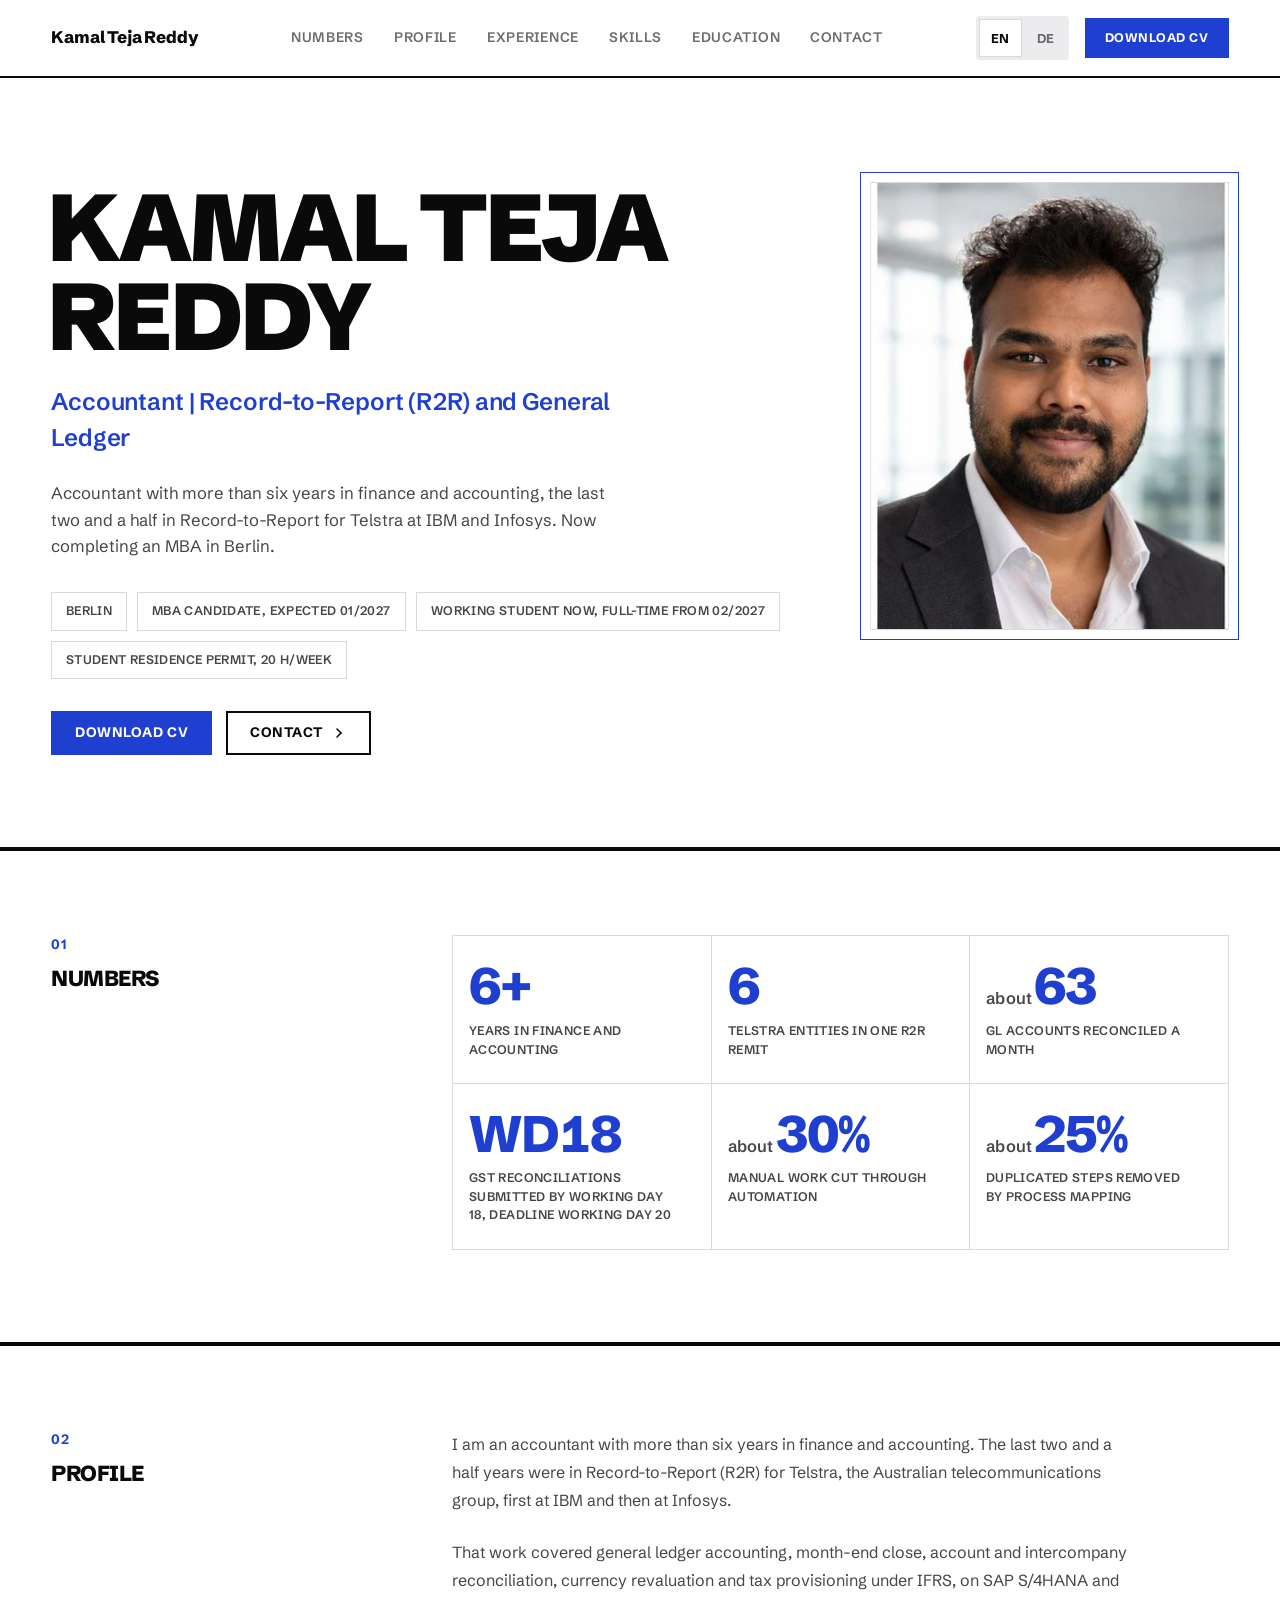
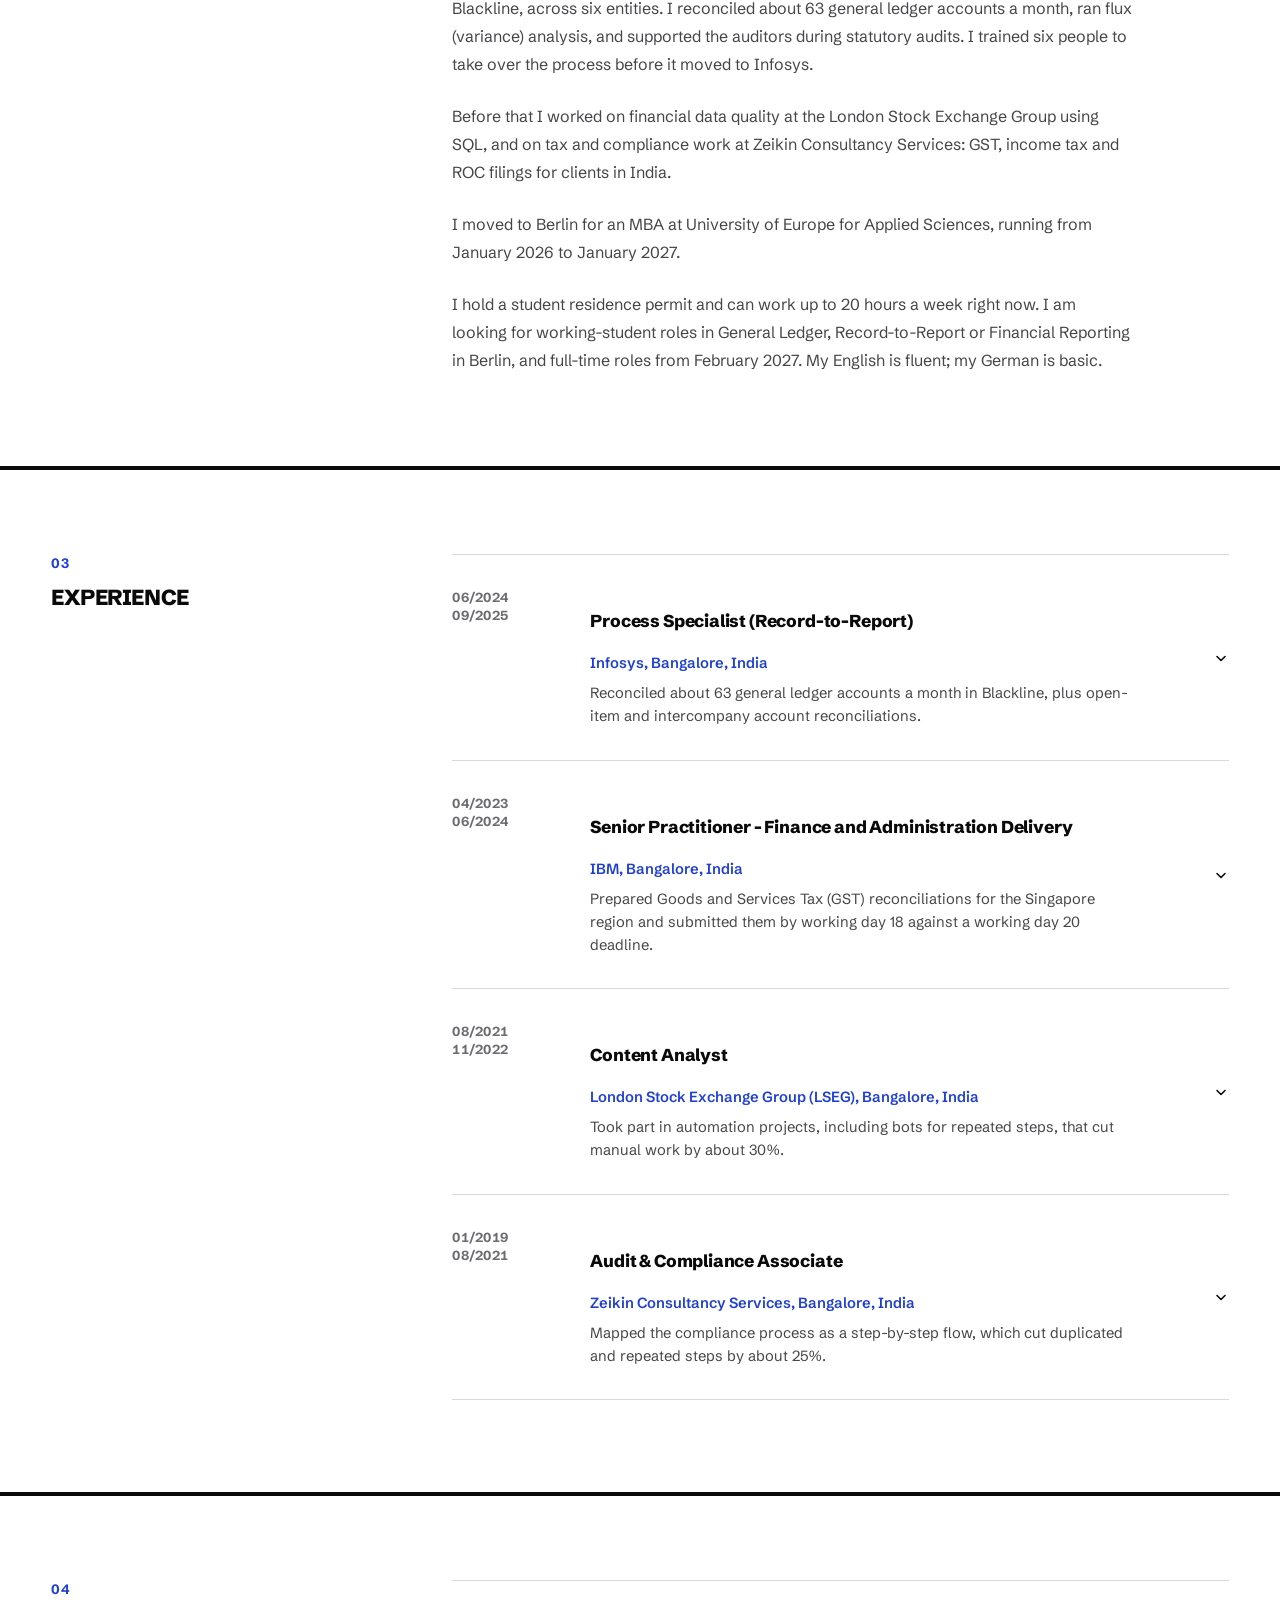
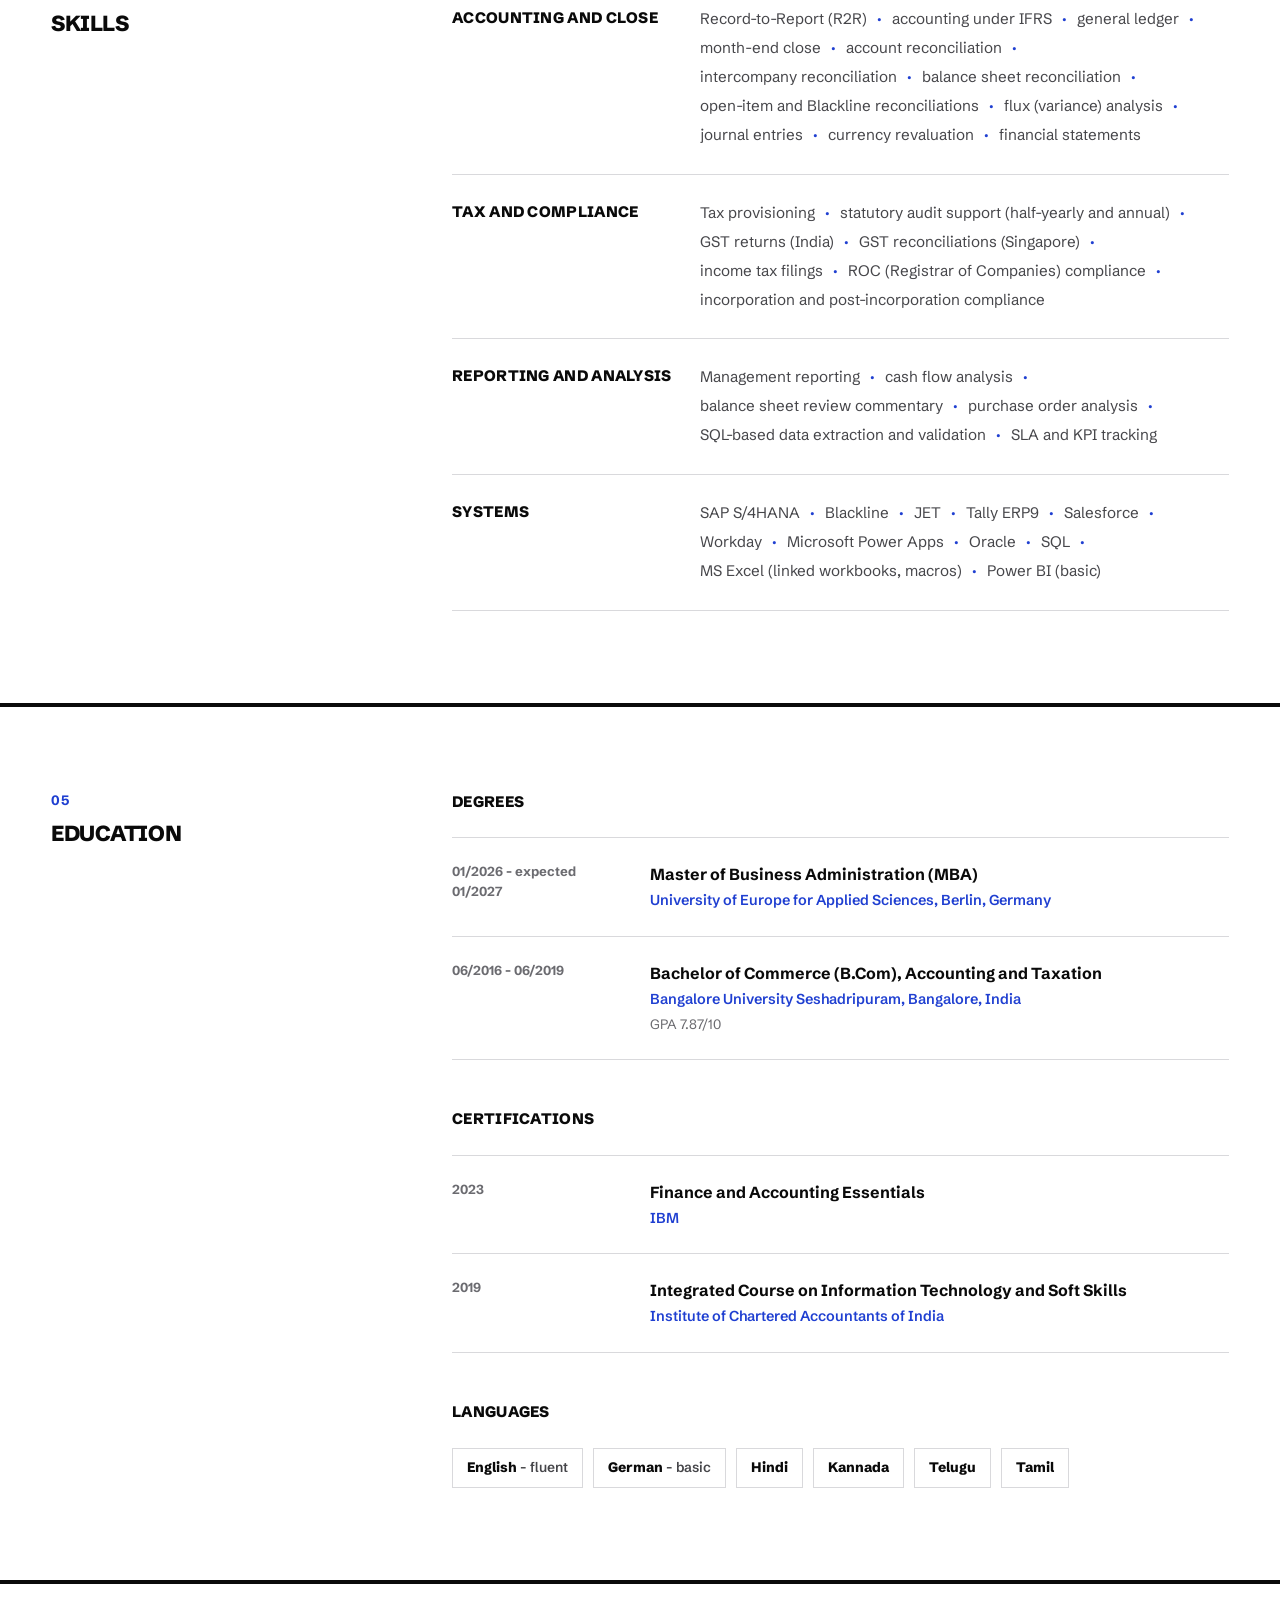
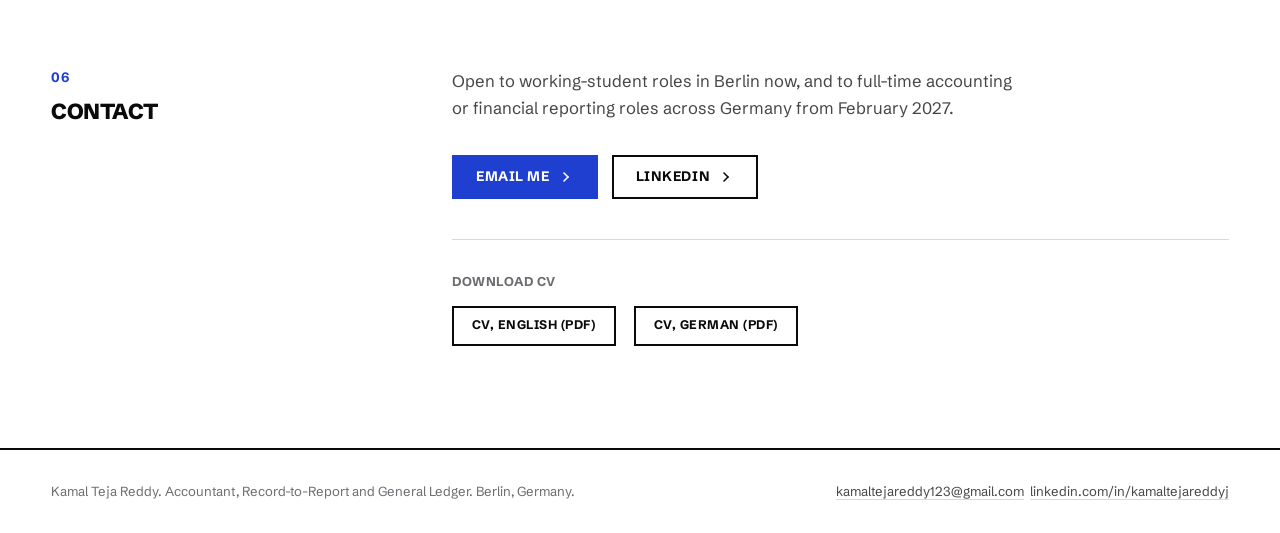
<file: index.html>
<!doctype html>
<html lang="en">
<head>
<meta charset="utf-8">
<meta name="viewport" content="width=device-width, initial-scale=1">
<title>Kamal Teja Reddy | Accountant, Record-to-Report and General Ledger</title>
<meta name="description" content="Portfolio of Kamal Teja Reddy, accountant with more than six years in finance and accounting, the last two and a half in Record-to-Report for Telstra at IBM and Infosys. Currently completing an MBA in Berlin.">
<meta name="robots" content="index,follow">
<meta name="theme-color" content="#ffffff">
<!-- Canonical is a placeholder: replace with the real deployed URL before going live (see README). -->
<link rel="canonical" href="https://example.com/kamal-teja-reddy/">

<link rel="icon" href="assets/favicon.svg" type="image/svg+xml">

<meta property="og:type" content="profile">
<meta property="og:site_name" content="Kamal Teja Reddy">
<meta property="og:title" content="Kamal Teja Reddy | Accountant, Record-to-Report and General Ledger">
<meta property="og:description" content="Accountant with more than six years in finance and accounting, the last two and a half in Record-to-Report for Telstra at IBM and Infosys. Now completing an MBA in Berlin.">
<meta property="og:image" content="assets/og-image.jpg">
<meta property="og:image:width" content="1200">
<meta property="og:image:height" content="630">
<meta property="og:locale" content="en_GB">
<meta property="og:locale:alternate" content="de_DE">
<meta name="twitter:card" content="summary_large_image">
<meta name="twitter:title" content="Kamal Teja Reddy | Accountant, Record-to-Report and General Ledger">
<meta name="twitter:description" content="Accountant with more than six years in finance and accounting, the last two and a half in Record-to-Report for Telstra at IBM and Infosys. Now completing an MBA in Berlin.">
<meta name="twitter:image" content="assets/og-image.jpg">

<link rel="preconnect" href="https://fonts.googleapis.com">
<link rel="preconnect" href="https://fonts.gstatic.com" crossorigin>
<link href="https://fonts.googleapis.com/css2?family=Schibsted+Grotesk:wght@400;500;600;700;800;900&display=swap" rel="stylesheet">
<link rel="stylesheet" href="assets/site.css">

<script type="application/ld+json">
{
  "@context": "https://schema.org",
  "@type": "Person",
  "name": "Kamal Teja Reddy",
  "jobTitle": "Accountant",
  "address": { "@type": "PostalAddress", "addressLocality": "Berlin", "addressCountry": "DE" },
  "alumniOf": [
    { "@type": "CollegeOrUniversity", "name": "University of Europe for Applied Sciences" },
    { "@type": "CollegeOrUniversity", "name": "Bangalore University Seshadripuram" }
  ],
  "sameAs": ["https://www.linkedin.com/in/kamaltejareddyj/"]
}
</script>

<script>
/* Resolve language before first paint: localStorage choice, else German if
   the browser is German, else English. Kept tiny and inline so there is no
   flash of the wrong language. Wrapped in try/catch per the no-JS-safe
   design: if anything here throws, the page still renders correctly in
   English because that is what the raw HTML already shows. */
(function () {
  try {
    var saved = null;
    try { saved = localStorage.getItem('teja-lang'); } catch (e) {}
    var lang = saved || ((navigator.language || '').toLowerCase().indexOf('de') === 0 ? 'de' : 'en');
    if (lang === 'de') {
      document.documentElement.setAttribute('lang', 'de');
      document.documentElement.setAttribute('data-lang-active', 'de');
      document.title = 'Kamal Teja Reddy | Accountant, Hauptbuchhaltung und Record-to-Report';
      var m = document.querySelector('meta[name="description"]');
      if (m) { m.setAttribute('content', 'Portfolio von Kamal Teja Reddy, Finanzbuchhalter mit mehr als sechs Jahren Erfahrung im Finanz- und Rechnungswesen, davon zweieinhalb Jahre im Record-to-Report für Telstra bei IBM und Infosys. Derzeit MBA-Studium in Berlin.'); }
    }
  } catch (e) {}
})();
</script>
</head>
<body>
<a class="skip-link" href="#main"><span data-lang="en">Skip to main content</span><span data-lang="de">Zum Hauptinhalt springen</span></a>

<div class="progress-rule" aria-hidden="true"></div>

<header class="site-header">
  <div class="header-inner">
    <a class="brand" href="#top">Kamal Teja Reddy</a>

    <nav class="site-nav" aria-label="Primary">
      <ul>
        <li><a href="#numbers"><span class="i18n t-text-swap" data-lang="en">Numbers</span><span class="i18n t-text-swap" data-lang="de">Zahlen</span></a></li>
        <li><a href="#profile"><span class="i18n t-text-swap" data-lang="en">Profile</span><span class="i18n t-text-swap" data-lang="de">Profil</span></a></li>
        <li><a href="#experience"><span class="i18n t-text-swap" data-lang="en">Experience</span><span class="i18n t-text-swap" data-lang="de">Berufserfahrung</span></a></li>
        <li><a href="#skills"><span class="i18n t-text-swap" data-lang="en">Skills</span><span class="i18n t-text-swap" data-lang="de">Kenntnisse</span></a></li>
        <li><a href="#education"><span class="i18n t-text-swap" data-lang="en">Education</span><span class="i18n t-text-swap" data-lang="de">Ausbildung</span></a></li>
        <li><a href="#contact"><span class="i18n t-text-swap" data-lang="en">Contact</span><span class="i18n t-text-swap" data-lang="de">Kontakt</span></a></li>
      </ul>
      <span class="nav-indicator" aria-hidden="true"></span>
    </nav>

    <div class="header-actions">
      <div class="lang-switch desktop-only" role="group" aria-label="Language">
        <span class="lang-pill" aria-hidden="true"></span>
        <button type="button" class="lang-option" data-set-lang="en" aria-pressed="true">EN</button>
        <button type="button" class="lang-option" data-set-lang="de" aria-pressed="false">DE</button>
      </div>
      <a class="btn btn-primary btn-small js-cv-link" href="cv/Kamal-Teja-Reddy_CV_EN_web.pdf" download="Kamal-Teja-Reddy_CV_EN.pdf" data-cv-en="cv/Kamal-Teja-Reddy_CV_EN_web.pdf" data-cv-en-name="Kamal-Teja-Reddy_CV_EN.pdf" data-cv-de="cv/Kamal-Teja-Reddy_Lebenslauf_DE_web.pdf" data-cv-de-name="Kamal-Teja-Reddy_Lebenslauf_DE.pdf">
        <span class="i18n t-text-swap" data-lang="en">Download CV</span><span class="i18n t-text-swap" data-lang="de">Lebenslauf</span>
      </a>
      <button class="nav-toggle" type="button" aria-expanded="false" aria-controls="site-nav-mobile">
        <span class="i18n t-text-swap" data-lang="en">Menu</span><span class="i18n t-text-swap" data-lang="de">Menü</span>
      </button>
    </div>
  </div>
  <nav id="site-nav-mobile" class="site-nav-mobile" aria-label="Primary, mobile">
    <ul>
      <li><a href="#numbers"><span class="i18n t-text-swap" data-lang="en">Numbers</span><span class="i18n t-text-swap" data-lang="de">Zahlen</span></a></li>
      <li><a href="#profile"><span class="i18n t-text-swap" data-lang="en">Profile</span><span class="i18n t-text-swap" data-lang="de">Profil</span></a></li>
      <li><a href="#experience"><span class="i18n t-text-swap" data-lang="en">Experience</span><span class="i18n t-text-swap" data-lang="de">Berufserfahrung</span></a></li>
      <li><a href="#skills"><span class="i18n t-text-swap" data-lang="en">Skills</span><span class="i18n t-text-swap" data-lang="de">Kenntnisse</span></a></li>
      <li><a href="#education"><span class="i18n t-text-swap" data-lang="en">Education</span><span class="i18n t-text-swap" data-lang="de">Ausbildung</span></a></li>
      <li><a href="#contact"><span class="i18n t-text-swap" data-lang="en">Contact</span><span class="i18n t-text-swap" data-lang="de">Kontakt</span></a></li>
    </ul>
    <div class="lang-switch" role="group" aria-label="Language">
      <span class="lang-pill" aria-hidden="true"></span>
      <button type="button" class="lang-option" data-set-lang="en" aria-pressed="true">EN</button>
      <button type="button" class="lang-option" data-set-lang="de" aria-pressed="false">DE</button>
    </div>
  </nav>
</header>

<main id="main">

  <section class="hero" id="top">
    <div class="wrap hero-grid">
      <div class="hero-copy t-stagger">
        <h1 class="hero-name t-stagger-line t-stagger-line--1">Kamal Teja Reddy</h1>
        <p class="hero-title t-stagger-line t-stagger-line--2">
          <span class="i18n t-text-swap" data-lang="en">Accountant | Record-to-Report (R2R) and General Ledger</span>
          <span class="i18n t-text-swap" data-lang="de">Accountant | Hauptbuchhaltung und Record-to-Report (R2R)</span>
        </p>
        <p class="hero-lede t-stagger-line t-stagger-line--3">
          <span class="i18n t-text-swap" data-lang="en">Accountant with more than six years in finance and accounting, the last two and a half in Record-to-Report for Telstra at IBM and Infosys. Now completing an MBA in Berlin.</span>
          <span class="i18n t-text-swap" data-lang="de">Finanzbuchhalter mit mehr als sechs Jahren Erfahrung im Finanz- und Rechnungswesen, davon zweieinhalb Jahre im Record-to-Report für Telstra bei IBM und Infosys. Derzeit MBA-Studium in Berlin.</span>
        </p>
        <ul class="hero-chips t-stagger-line t-stagger-line--4">
          <li>Berlin</li>
          <li><span class="i18n t-text-swap" data-lang="en">MBA candidate, expected 01/2027</span><span class="i18n t-text-swap" data-lang="de">MBA, voraussichtlich 01/2027</span></li>
          <li><span class="i18n t-text-swap" data-lang="en">Working student now, full-time from 02/2027</span><span class="i18n t-text-swap" data-lang="de">Werkstudent ab sofort, Vollzeit ab 02/2027</span></li>
          <li><span class="i18n t-text-swap" data-lang="en">Student residence permit, 20 h/week</span><span class="i18n t-text-swap" data-lang="de">Aufenthaltstitel: Studium, 20 Std./Woche</span></li>
        </ul>
        <div class="hero-actions t-stagger-line t-stagger-line--5">
          <a class="btn btn-primary js-cv-link" href="cv/Kamal-Teja-Reddy_CV_EN_web.pdf" download="Kamal-Teja-Reddy_CV_EN.pdf" data-cv-en="cv/Kamal-Teja-Reddy_CV_EN_web.pdf" data-cv-en-name="Kamal-Teja-Reddy_CV_EN.pdf" data-cv-de="cv/Kamal-Teja-Reddy_Lebenslauf_DE_web.pdf" data-cv-de-name="Kamal-Teja-Reddy_Lebenslauf_DE.pdf">
            <span class="i18n t-text-swap" data-lang="en">Download CV</span><span class="i18n t-text-swap" data-lang="de">Lebenslauf</span>
          </a>
          <a class="btn btn-outline t-learn" href="#contact">
            <span class="i18n t-text-swap" data-lang="en">Contact</span><span class="i18n t-text-swap" data-lang="de">Kontakt</span>
            <span class="t-learn-chevron" aria-hidden="true"><svg width="16" height="16" viewBox="0 0 16 16" fill="none" stroke="currentColor" stroke-width="1.6" stroke-linecap="round"><path class="t-learn-arm t-learn-arm-top" d="M6 4L10 8"/><path class="t-learn-arm t-learn-arm-bot" d="M10 8L6 12"/></svg></span>
          </a>
        </div>
      </div>
      <div class="hero-portrait">
        <div class="portrait-frame">
          <object class="portrait-photo" type="image/jpeg" data="assets/portrait.jpg" aria-label="Portrait of Kamal Teja Reddy" width="1200" height="1500">
            <div class="portrait-placeholder">
              <span class="portrait-placeholder-mono" aria-hidden="true">KT</span>
            </div>
          </object>
        </div>
      </div>
    </div>
  </section>

  <section class="section" id="numbers" aria-labelledby="numbers-heading">
    <span class="section-rule" aria-hidden="true"></span>
    <div class="wrap section-grid">
      <div class="section-label t-reveal">
        <span class="section-index">01</span>
        <h2 id="numbers-heading"><span class="i18n t-text-swap" data-lang="en">Numbers</span><span class="i18n t-text-swap" data-lang="de">Zahlen</span></h2>
      </div>
      <div class="section-content">
        <ul class="numbers-grid">
          <li class="t-sec-item t-sec-item--1">
            <span class="num"><span class="t-digit-group"><span class="t-digit" data-stagger="1">6</span><span class="t-digit" data-stagger="2">+</span></span></span>
            <span class="cap t-num-fade"><span class="i18n t-text-swap" data-lang="en">Years in finance and accounting</span><span class="i18n t-text-swap" data-lang="de">Jahre in Finanz- und Rechnungswesen</span></span>
          </li>
          <li class="t-sec-item t-sec-item--2">
            <span class="num"><span class="t-digit-group"><span class="t-digit" data-stagger="2">6</span></span></span>
            <span class="cap t-num-fade"><span class="i18n t-text-swap" data-lang="en">Telstra entities in one R2R remit</span><span class="i18n t-text-swap" data-lang="de">Telstra-Gesellschaften in einem R2R-Mandat</span></span>
          </li>
          <li class="t-sec-item t-sec-item--3">
            <span class="num"><span class="num-prefix t-num-fade" data-lang="en">about</span><span class="num-prefix t-num-fade" data-lang="de">rund</span><span class="t-digit-group"><span class="t-digit" data-stagger="1">6</span><span class="t-digit" data-stagger="2">3</span></span></span>
            <span class="cap t-num-fade"><span class="i18n t-text-swap" data-lang="en">GL accounts reconciled a month</span><span class="i18n t-text-swap" data-lang="de">Hauptbuchkonten monatlich abgestimmt</span></span>
          </li>
          <li class="t-sec-item t-sec-item--4">
            <span class="num"><span class="t-digit-group"><span class="t-digit">W</span><span class="t-digit">D</span><span class="t-digit" data-stagger="1">1</span><span class="t-digit" data-stagger="2">8</span></span></span>
            <span class="cap t-num-fade"><span class="i18n t-text-swap" data-lang="en">GST reconciliations submitted by working day 18, deadline working day 20</span><span class="i18n t-text-swap" data-lang="de">GST-Abstimmungen eingereicht bis Arbeitstag 18, Frist Arbeitstag 20</span></span>
          </li>
          <li class="t-sec-item t-sec-item--5">
            <span class="num"><span class="num-prefix t-num-fade" data-lang="en">about</span><span class="num-prefix t-num-fade" data-lang="de">rund</span><span class="t-digit-group t-digit-group--pct"><span class="t-digit">3</span><span class="t-digit" data-stagger="1">0</span><span class="t-digit" data-stagger="2">%</span></span></span>
            <span class="cap t-num-fade"><span class="i18n t-text-swap" data-lang="en">Manual work cut through automation</span><span class="i18n t-text-swap" data-lang="de">Manueller Aufwand durch Automatisierung reduziert</span></span>
          </li>
          <li class="t-sec-item t-sec-item--6">
            <span class="num"><span class="num-prefix t-num-fade" data-lang="en">about</span><span class="num-prefix t-num-fade" data-lang="de">rund</span><span class="t-digit-group t-digit-group--pct"><span class="t-digit">2</span><span class="t-digit" data-stagger="1">5</span><span class="t-digit" data-stagger="2">%</span></span></span>
            <span class="cap t-num-fade"><span class="i18n t-text-swap" data-lang="en">Duplicated steps removed by process mapping</span><span class="i18n t-text-swap" data-lang="de">Doppelte Schritte durch Prozessmapping entfernt</span></span>
          </li>
        </ul>
      </div>
    </div>
  </section>

  <section class="section" id="profile" aria-labelledby="profile-heading">
    <span class="section-rule" aria-hidden="true"></span>
    <div class="wrap section-grid">
      <div class="section-label t-reveal">
        <span class="section-index">02</span>
        <h2 id="profile-heading"><span class="i18n t-text-swap" data-lang="en">Profile</span><span class="i18n t-text-swap" data-lang="de">Profil</span></h2>
      </div>
      <div class="section-content profile-text">
        <p class="t-sec-item t-sec-item--1"><span class="i18n t-text-swap t-text-swap-block" data-lang="en">I am an accountant with more than six years in finance and accounting. The last two and a half years were in Record-to-Report (R2R) for Telstra, the Australian telecommunications group, first at IBM and then at Infosys.</span><span class="i18n t-text-swap t-text-swap-block" data-lang="de">Ich bin Finanzbuchhalter mit mehr als sechs Jahren Erfahrung im Finanz- und Rechnungswesen, davon die letzten zweieinhalb Jahre im <span lang="en">Record-to-Report (R2R)</span> für Telstra, den australischen Telekommunikationskonzern, zunächst bei IBM und anschließend bei Infosys.</span></p>
        <p class="t-sec-item t-sec-item--2"><span class="i18n t-text-swap t-text-swap-block" data-lang="en">That work covered general ledger accounting, month-end close, account and intercompany reconciliation, currency revaluation and tax provisioning under IFRS, on SAP S/4HANA and Blackline, across six entities. I reconciled about 63 general ledger accounts a month, ran flux (variance) analysis, and supported the auditors during statutory audits. I trained six people to take over the process before it moved to Infosys.</span><span class="i18n t-text-swap t-text-swap-block" data-lang="de">Dabei habe ich mit Hauptbuch, Monatsabschluss, Konten- und Intercompany-Abstimmung, Fremdwährungsbewertung und Steuerrückstellungen nach <span lang="en">IFRS</span> gearbeitet, auf <span lang="en">SAP S/4HANA</span> und <span lang="en">Blackline</span>, für sechs Telstra-Gesellschaften. Ich habe rund 63 Hauptbuchkonten im Monat abgestimmt und die Wirtschaftsprüfer bei Abschlussprüfungen unterstützt.</span></p>
        <p class="t-sec-item t-sec-item--3"><span class="i18n t-text-swap t-text-swap-block" data-lang="en">Before that I worked on financial data quality at the London Stock Exchange Group using SQL, and on tax and compliance work at Zeikin Consultancy Services: GST, income tax and ROC filings for clients in India.</span><span class="i18n t-text-swap t-text-swap-block" data-lang="de">Davor habe ich bei der London Stock Exchange Group Finanzdaten mit <span lang="en">SQL</span> geprüft und bei Zeikin Consultancy Services Steuer- und Compliance-Aufgaben für Kunden in Indien übernommen.</span></p>
        <p class="t-sec-item t-sec-item--4"><span class="i18n t-text-swap t-text-swap-block" data-lang="en">I moved to Berlin for an MBA at University of Europe for Applied Sciences, running from January 2026 to January 2027.</span><span class="i18n t-text-swap t-text-swap-block" data-lang="de">Für ein MBA-Studium an der University of Europe for Applied Sciences bin ich nach Berlin gezogen, von Januar 2026 bis Januar 2027.</span></p>
        <p class="t-sec-item t-sec-item--5"><span class="i18n t-text-swap t-text-swap-block" data-lang="en">I hold a student residence permit and can work up to 20 hours a week right now. I am looking for working-student roles in General Ledger, Record-to-Report or Financial Reporting in Berlin, and full-time roles from February 2027. My English is fluent; my German is basic.</span><span class="i18n t-text-swap t-text-swap-block" data-lang="de">Ich habe einen Aufenthaltstitel zu Studienzwecken (bis zu 20 Stunden pro Woche) und suche Werkstudentenstellen in Hauptbuchhaltung oder Record-to-Report in Berlin, sowie Vollzeitstellen ab Februar 2027. Englisch: fließend. Deutsch: Grundkenntnisse.</span></p>
      </div>
    </div>
  </section>

  <section class="section" id="experience" aria-labelledby="experience-heading">
    <span class="section-rule" aria-hidden="true"></span>
    <div class="wrap section-grid">
      <div class="section-label t-reveal">
        <span class="section-index">03</span>
        <h2 id="experience-heading"><span class="i18n t-text-swap" data-lang="en">Experience</span><span class="i18n t-text-swap" data-lang="de">Berufserfahrung</span></h2>
      </div>
      <div class="section-content">
        <ol class="role-list">

          <li class="t-acc t-sec-item t-sec-item--1">
            <h3 class="role-heading">
              <button class="t-acc-head" aria-expanded="false" aria-controls="panel-infosys">
                <span class="role-period"><span class="num">06/2024</span><span class="num">09/2025</span></span>
                <div class="role-main">
                  <h4>Process Specialist (Record-to-Report)</h4>
                  <p class="role-employer">Infosys, Bangalore, <span class="i18n" data-lang="en">India</span><span class="i18n" data-lang="de">Indien</span></p>
                  <p class="role-strong"><span class="i18n t-text-swap" data-lang="en">Reconciled about 63 general ledger accounts a month in Blackline, plus open-item and intercompany account reconciliations.</span><span class="i18n t-text-swap" data-lang="de">Monatlich rund 63 Hauptbuchkonten in Blackline abgestimmt, dazu offene Posten und Intercompany-Konten.</span></p>
                </div>
                <span class="t-acc-chevron" aria-hidden="true"><svg width="16" height="16" viewBox="0 0 16 16" fill="none" stroke="currentColor" stroke-width="1.6" stroke-linecap="round" stroke-linejoin="round"><path d="M4 6.5L8 10.5L12 6.5"/></svg></span>
              </button>
            </h3>
            <div class="t-acc-panel" id="panel-infosys" role="region" aria-label="Process Specialist, Infosys, detail">
              <div class="t-acc-panel-inner"><div class="t-acc-panel-inner-pad">
                <p class="role-context"><span class="i18n t-text-swap" data-lang="en">Client account: Telstra (Australian telecommunications group). Record-to-Report process after the account moved from IBM.</span><span class="i18n t-text-swap" data-lang="de">Kunde: Telstra (australischer Telekommunikationskonzern), Record-to-Report nach Projektübernahme von IBM.</span></p>
                <ul class="role-bullets">
                  <li><span class="i18n t-text-swap" data-lang="en">Managed the Record-to-Report process for six Telstra entities within its SLA and compliance requirements.</span><span class="i18n t-text-swap" data-lang="de">Steuerung des R2R-Prozesses für sechs Telstra-Gesellschaften gemäß SLA- und Compliance-Vorgaben.</span></li>
                  <li><span class="i18n t-text-swap" data-lang="en">Reconciled about 63 general ledger accounts a month in Blackline, plus open-item and intercompany account reconciliations.</span><span class="i18n t-text-swap" data-lang="de">Monatlich rund 63 Hauptbuchkonten in Blackline abgestimmt, dazu offene Posten und Intercompany-Konten.</span></li>
                  <li><span class="i18n t-text-swap" data-lang="en">Computed tax and booked the tax provisions in line with statutory requirements.</span><span class="i18n t-text-swap" data-lang="de">Steuern berechnet, Steuerrückstellungen gemäß gesetzlichen Vorgaben gebucht.</span></li>
                  <li><span class="i18n t-text-swap" data-lang="en">Wrote balance sheet review commentary and cash flow analysis for management reporting.</span><span class="i18n t-text-swap" data-lang="de">Erstellung von Bilanzkommentaren und Cashflow-Analysen für das Management-Reporting.</span></li>
                  <li><span class="i18n t-text-swap" data-lang="en">Supported the auditors during half-yearly and annual statutory audits.</span><span class="i18n t-text-swap" data-lang="de">Unterstützung der Wirtschaftsprüfer bei Halbjahres- und Jahresabschlussprüfungen.</span></li>
                  <li><span class="i18n t-text-swap" data-lang="en">Received the Individual Extra Miler Award.</span><span class="i18n t-text-swap" data-lang="de">Auszeichnung mit dem Individual Extra Miler Award.</span></li>
                </ul>
              </div></div>
            </div>
          </li>

          <li class="t-acc t-sec-item t-sec-item--2">
            <h3 class="role-heading">
              <button class="t-acc-head" aria-expanded="false" aria-controls="panel-ibm">
                <span class="role-period"><span class="num">04/2023</span><span class="num">06/2024</span></span>
                <div class="role-main">
                  <h4>Senior Practitioner - Finance and Administration Delivery</h4>
                  <p class="role-employer">IBM, Bangalore, <span class="i18n" data-lang="en">India</span><span class="i18n" data-lang="de">Indien</span></p>
                  <p class="role-strong"><span class="i18n t-text-swap" data-lang="en">Prepared Goods and Services Tax (GST) reconciliations for the Singapore region and submitted them by working day 18 against a working day 20 deadline.</span><span class="i18n t-text-swap" data-lang="de">GST-Abstimmungen für die Region Singapur, Abgabe jeweils bis Arbeitstag 18 (Frist: Arbeitstag 20).</span></p>
                </div>
                <span class="t-acc-chevron" aria-hidden="true"><svg width="16" height="16" viewBox="0 0 16 16" fill="none" stroke="currentColor" stroke-width="1.6" stroke-linecap="round" stroke-linejoin="round"><path d="M4 6.5L8 10.5L12 6.5"/></svg></span>
              </button>
            </h3>
            <div class="t-acc-panel" id="panel-ibm" role="region" aria-label="Senior Practitioner, IBM, detail">
              <div class="t-acc-panel-inner"><div class="t-acc-panel-inner-pad">
                <p class="role-context"><span class="i18n t-text-swap" data-lang="en">Client account: Telstra (Australian telecommunications group), general ledger and R2R work before the account moved to Infosys.</span><span class="i18n t-text-swap" data-lang="de">Kunde: Telstra (australischer Telekommunikationskonzern), Hauptbuch und R2R bis zur Projektübergabe an Infosys.</span></p>
                <ul class="role-bullets">
                  <li><span class="i18n t-text-swap" data-lang="en">Posted journal entries in the JET tool as part of the Record-to-Report process.</span><span class="i18n t-text-swap" data-lang="de">Vorbereitung und Verbuchung von Journalbuchungen im JET-Tool als Teil des Record-to-Report-Prozesses.</span></li>
                  <li><span class="i18n t-text-swap" data-lang="en">Ran flux (variance) analysis on income statement items every month and on balance sheet items every quarter.</span><span class="i18n t-text-swap" data-lang="de">Monatliche Abweichungsanalyse (Flux-Analyse) für GuV-Positionen und quartalsweise für Bilanzpositionen.</span></li>
                  <li><span class="i18n t-text-swap" data-lang="en">Prepared Goods and Services Tax (GST, a value-added tax) reconciliations for the Singapore region and submitted them by working day 18 against a working day 20 deadline.</span><span class="i18n t-text-swap" data-lang="de">GST-Abstimmungen für die Region Singapur, Abgabe jeweils bis Arbeitstag 18 (Frist: Arbeitstag 20).</span></li>
                  <li><span class="i18n t-text-swap" data-lang="en">Scheduled currency revaluation and translation during month-end close and checked the error reports it produced.</span><span class="i18n t-text-swap" data-lang="de">Einplanung der Läufe für Fremdwährungsbewertung und Währungsumrechnung im Monatsabschluss, Prüfung der Fehlerprotokolle.</span></li>
                  <li><span class="i18n t-text-swap" data-lang="en">Reviewed leading and non-leading ledgers and fixed data mismatches between them.</span><span class="i18n t-text-swap" data-lang="de">Abgleich zwischen führendem Ledger und nicht führenden Ledgern zur Behebung von Datenabweichungen.</span></li>
                  <li><span class="i18n t-text-swap" data-lang="en">Trained six people during the handover to Infosys, covering tax, general ledger, banking, COGS, revenue and accounts payable.</span><span class="i18n t-text-swap" data-lang="de">Sechs Personen für die Übergabe eingearbeitet (Steuern, Hauptbuch, Bank, COGS, Umsatz, Kreditoren).</span></li>
                </ul>
              </div></div>
            </div>
          </li>

          <li class="t-acc t-sec-item t-sec-item--3">
            <h3 class="role-heading">
              <button class="t-acc-head" aria-expanded="false" aria-controls="panel-lseg">
                <span class="role-period"><span class="num">08/2021</span><span class="num">11/2022</span></span>
                <div class="role-main">
                  <h4>Content Analyst</h4>
                  <p class="role-employer">London Stock Exchange Group (LSEG), Bangalore, <span class="i18n" data-lang="en">India</span><span class="i18n" data-lang="de">Indien</span></p>
                  <p class="role-strong"><span class="i18n t-text-swap" data-lang="en">Took part in automation projects, including bots for repeated steps, that cut manual work by about 30%.</span><span class="i18n t-text-swap" data-lang="de">Mitarbeit an Automatisierungsprojekten mit Bots, manueller Aufwand um rund 30 % reduziert.</span></p>
                </div>
                <span class="t-acc-chevron" aria-hidden="true"><svg width="16" height="16" viewBox="0 0 16 16" fill="none" stroke="currentColor" stroke-width="1.6" stroke-linecap="round" stroke-linejoin="round"><path d="M4 6.5L8 10.5L12 6.5"/></svg></span>
              </button>
            </h3>
            <div class="t-acc-panel" id="panel-lseg" role="region" aria-label="Content Analyst, LSEG, detail">
              <div class="t-acc-panel-inner"><div class="t-acc-panel-inner-pad">
                <p class="role-context"><span class="i18n t-text-swap" data-lang="en">Financial data content and database work for global markets clients, delivered to SLA requirements.</span><span class="i18n t-text-swap" data-lang="de">Content- und Datenbankarbeit zu Finanzdaten für Kunden aus globalen Märkten gemäß SLA-Vorgaben.</span></p>
                <ul class="role-bullets">
                  <li><span class="i18n t-text-swap" data-lang="en">Sourced financial data from global markets and updated internal databases to meet set deadlines.</span><span class="i18n t-text-swap" data-lang="de">Beschaffung von Finanzdaten aus globalen Märkten, fristgerechte Aktualisierung interner Datenbanken.</span></li>
                  <li><span class="i18n t-text-swap" data-lang="en">Tracked newly listed and IPO companies for client reporting and removed inaccurate records when stakeholders flagged them.</span><span class="i18n t-text-swap" data-lang="de">Beobachtung von Börsengängen (IPOs) und neu gelisteten Unternehmen für das Kundenreporting, Entfernung fehlerhafter Datensätze nach Hinweisen von Stakeholdern.</span></li>
                  <li><span class="i18n t-text-swap" data-lang="en">Wrote SQL queries to extract metadata and checked the results for accuracy.</span><span class="i18n t-text-swap" data-lang="de">SQL-Abfragen zur Extraktion von Metadaten erstellt, Ergebnisse auf Richtigkeit geprüft.</span></li>
                  <li><span class="i18n t-text-swap" data-lang="en">Took part in automation projects, including bots for repeated steps, that cut manual work by about 30%.</span><span class="i18n t-text-swap" data-lang="de">Mitarbeit an Automatisierungsprojekten mit Bots, manueller Aufwand um rund 30 % reduziert.</span></li>
                  <li><span class="i18n t-text-swap" data-lang="en">Confirmed after three months of a six-month probation for meeting accuracy and timeliness targets at 100%.</span><span class="i18n t-text-swap" data-lang="de">Übernahme nach drei statt sechs Monaten Probezeit dank 100 % erreichter Genauigkeits- und Terminziele.</span></li>
                </ul>
              </div></div>
            </div>
          </li>

          <li class="t-acc t-sec-item t-sec-item--4">
            <h3 class="role-heading">
              <button class="t-acc-head" aria-expanded="false" aria-controls="panel-zeikin">
                <span class="role-period"><span class="num">01/2019</span><span class="num">08/2021</span></span>
                <div class="role-main">
                  <h4>Audit &amp; Compliance Associate</h4>
                  <p class="role-employer">Zeikin Consultancy Services, Bangalore, <span class="i18n" data-lang="en">India</span><span class="i18n" data-lang="de">Indien</span></p>
                  <p class="role-strong"><span class="i18n t-text-swap" data-lang="en">Mapped the compliance process as a step-by-step flow, which cut duplicated and repeated steps by about 25%.</span><span class="i18n t-text-swap" data-lang="de">Compliance-Ablauf als Prozessfluss dokumentiert, doppelte Arbeitsschritte um rund 25 % reduziert.</span></p>
                </div>
                <span class="t-acc-chevron" aria-hidden="true"><svg width="16" height="16" viewBox="0 0 16 16" fill="none" stroke="currentColor" stroke-width="1.6" stroke-linecap="round" stroke-linejoin="round"><path d="M4 6.5L8 10.5L12 6.5"/></svg></span>
              </button>
            </h3>
            <div class="t-acc-panel" id="panel-zeikin" role="region" aria-label="Audit and Compliance Associate, Zeikin, detail">
              <div class="t-acc-panel-inner"><div class="t-acc-panel-inner-pad">
                <p class="role-context"><span class="i18n t-text-swap" data-lang="en">Audit, tax and company-secretarial compliance. Handled 24 private companies, including the firm's largest clients, and 10 individual and partnership clients.</span><span class="i18n t-text-swap" data-lang="de">Prüfung, Steuern und gesellschaftsrechtliche Compliance. Eigene Betreuung von 24 Kapitalgesellschaften, darunter die größten Mandanten, und 10 Privatpersonen und Personengesellschaften.</span></p>
                <ul class="role-bullets">
                  <li><span class="i18n t-text-swap" data-lang="en">Filed monthly and annual GST returns for individuals and organisations.</span><span class="i18n t-text-swap" data-lang="de">Monatliche und jährliche GST-Erklärungen für Privatpersonen und Unternehmen.</span></li>
                  <li><span class="i18n t-text-swap" data-lang="en">Managed income tax filings for individuals, firms and private companies, and kept ROC filings and statutory forms up to date.</span><span class="i18n t-text-swap" data-lang="de">Einkommensteuererklärungen für Privatpersonen, Personengesellschaften und Kapitalgesellschaften und Pflege der ROC-Unterlagen und der gesetzlichen Formulare.</span></li>
                  <li><span class="i18n t-text-swap" data-lang="en">Handled incorporation and post-incorporation compliance work for private companies being set up.</span><span class="i18n t-text-swap" data-lang="de">Gründung von Kapitalgesellschaften einschließlich der Folge-Compliance.</span></li>
                  <li><span class="i18n t-text-swap" data-lang="en">Prepared financial statements for private companies, individuals and partnership firms, and kept their books on Tally ERP9.</span><span class="i18n t-text-swap" data-lang="de">Jahresabschlüsse für Kapital- und Personengesellschaften und Privatpersonen, Buchhaltung in Tally ERP 9.</span></li>
                  <li><span class="i18n t-text-swap" data-lang="en">Mapped the compliance process as a step-by-step flow, which cut duplicated and repeated steps by about 25%.</span><span class="i18n t-text-swap" data-lang="de">Compliance-Ablauf als Prozessfluss dokumentiert, doppelte Arbeitsschritte um rund 25 % reduziert.</span></li>
                </ul>
              </div></div>
            </div>
          </li>

        </ol>
      </div>
    </div>
  </section>

  <section class="section" id="skills" aria-labelledby="skills-heading">
    <span class="section-rule" aria-hidden="true"></span>
    <div class="wrap section-grid">
      <div class="section-label t-reveal">
        <span class="section-index">04</span>
        <h2 id="skills-heading"><span class="i18n t-text-swap" data-lang="en">Skills</span><span class="i18n t-text-swap" data-lang="de">Kenntnisse</span></h2>
      </div>
      <div class="section-content">
        <div class="skills-list">

          <div class="skill-row t-sec-item t-sec-item--1">
            <h3><span class="i18n t-text-swap" data-lang="en">Accounting and close</span><span class="i18n t-text-swap" data-lang="de">Rechnungswesen und Abschluss</span></h3>
            <p class="skill-items i18n t-text-swap t-text-swap-block" data-lang="en">
              <span>Record-to-Report (R2R)</span><span>accounting under IFRS</span><span>general ledger</span><span>month-end close</span><span>account reconciliation</span><span>intercompany reconciliation</span><span>balance sheet reconciliation</span><span>open-item and Blackline reconciliations</span><span>flux (variance) analysis</span><span>journal entries</span><span>currency revaluation</span><span>financial statements</span>
            </p>
            <p class="skill-items i18n t-text-swap t-text-swap-block" data-lang="de">
              <span>Record-to-Report (R2R)</span><span>Rechnungslegung nach IFRS</span><span>Hauptbuch</span><span>Monatsabschluss</span><span>Kontenabstimmung</span><span>Intercompany-Abstimmung</span><span>Bilanzkontenabstimmung</span><span>Abstimmungen offener Posten und Blackline-Abstimmungen</span><span>Abweichungsanalyse (Flux-Analyse)</span><span>Journalbuchungen</span><span>Fremdwährungsbewertung</span><span>Jahresabschlüsse</span>
            </p>
          </div>

          <div class="skill-row t-sec-item t-sec-item--2">
            <h3><span class="i18n t-text-swap" data-lang="en">Tax and compliance</span><span class="i18n t-text-swap" data-lang="de">Steuern und Compliance</span></h3>
            <p class="skill-items i18n t-text-swap t-text-swap-block" data-lang="en">
              <span>Tax provisioning</span><span>statutory audit support (half-yearly and annual)</span><span>GST returns (India)</span><span>GST reconciliations (Singapore)</span><span>income tax filings</span><span>ROC (Registrar of Companies) compliance</span><span>incorporation and post-incorporation compliance</span>
            </p>
            <p class="skill-items i18n t-text-swap t-text-swap-block" data-lang="de">
              <span>Steuerberechnung und Steuerrückstellungen</span><span>Unterstützung bei Halbjahres- und Jahresabschlussprüfungen</span><span>Goods and Services Tax (GST) mit Erklärungen (Indien) und Abstimmungen (Singapur)</span><span>Einkommensteuererklärungen</span><span>Meldungen beim Registrar of Companies (ROC)</span><span>Gesellschaftsgründungen</span>
            </p>
          </div>

          <div class="skill-row t-sec-item t-sec-item--3">
            <h3><span class="i18n t-text-swap" data-lang="en">Reporting and analysis</span><span class="i18n t-text-swap" data-lang="de">Reporting und Analyse</span></h3>
            <p class="skill-items i18n t-text-swap t-text-swap-block" data-lang="en">
              <span>Management reporting</span><span>cash flow analysis</span><span>balance sheet review commentary</span><span>purchase order analysis</span><span>SQL-based data extraction and validation</span><span>SLA and KPI tracking</span>
            </p>
            <p class="skill-items i18n t-text-swap t-text-swap-block" data-lang="de">
              <span>Management-Reporting</span><span>Cashflow-Analyse</span><span>Kommentierung von Bilanzpositionen</span><span>Analyse von Bestellungen</span><span>SQL-basierte Datenextraktion und -validierung</span><span>SLA- und KPI-Nachverfolgung</span>
            </p>
          </div>

          <div class="skill-row t-sec-item t-sec-item--4">
            <h3><span class="i18n t-text-swap" data-lang="en">Systems</span><span class="i18n t-text-swap" data-lang="de">Systeme</span></h3>
            <p class="skill-items i18n t-text-swap t-text-swap-block" data-lang="en">
              <span>SAP S/4HANA</span><span>Blackline</span><span>JET</span><span>Tally ERP9</span><span>Salesforce</span><span>Workday</span><span>Microsoft Power Apps</span><span>Oracle</span><span>SQL</span><span>MS Excel (linked workbooks, macros)</span><span>Power BI (basic)</span>
            </p>
            <p class="skill-items i18n t-text-swap t-text-swap-block" data-lang="de">
              <span>SAP S/4HANA</span><span>Blackline</span><span>JET</span><span>Tally ERP 9</span><span>Salesforce</span><span>Workday</span><span>Microsoft Power Apps</span><span>Oracle</span><span>SQL</span><span>MS Excel (verknüpfte Arbeitsmappen, Makros)</span><span>Power BI (Grundkenntnisse)</span>
            </p>
          </div>

        </div>
      </div>
    </div>
  </section>

  <section class="section" id="education" aria-labelledby="education-heading">
    <span class="section-rule" aria-hidden="true"></span>
    <div class="wrap section-grid">
      <div class="section-label t-reveal">
        <span class="section-index">05</span>
        <h2 id="education-heading"><span class="i18n t-text-swap" data-lang="en">Education</span><span class="i18n t-text-swap" data-lang="de">Ausbildung</span></h2>
      </div>
      <div class="section-content">

        <div class="edu-block t-sec-item t-sec-item--1">
          <h3><span class="i18n t-text-swap" data-lang="en">Degrees</span><span class="i18n t-text-swap" data-lang="de">Abschlüsse</span></h3>
          <div class="edu-entry">
            <p class="edu-dates"><span class="i18n t-text-swap" data-lang="en">01/2026 - expected 01/2027</span><span class="i18n t-text-swap" data-lang="de">01/2026 - voraussichtlich 01/2027</span></p>
            <div>
              <p class="edu-degree">Master of Business Administration (MBA)</p>
              <p class="edu-inst">University of Europe for Applied Sciences, Berlin, <span class="i18n" data-lang="en">Germany</span><span class="i18n" data-lang="de">Deutschland</span></p>
            </div>
          </div>
          <div class="edu-entry">
            <p class="edu-dates">06/2016 - 06/2019</p>
            <div>
              <p class="edu-degree"><span class="i18n t-text-swap" data-lang="en">Bachelor of Commerce (B.Com), Accounting and Taxation</span><span class="i18n t-text-swap" data-lang="de">Bachelor of Commerce (B.Com), Schwerpunkt Rechnungswesen und Steuern</span></p>
              <p class="edu-inst">Bangalore University Seshadripuram, Bangalore, <span class="i18n" data-lang="en">India</span><span class="i18n" data-lang="de">Indien</span></p>
              <p class="edu-note"><span class="i18n t-text-swap" data-lang="en">GPA 7.87/10</span><span class="i18n t-text-swap" data-lang="de">Abschlussnote 7,87/10</span></p>
            </div>
          </div>
        </div>

        <div class="edu-block t-sec-item t-sec-item--2">
          <h3><span class="i18n t-text-swap" data-lang="en">Certifications</span><span class="i18n t-text-swap" data-lang="de">Zertifikate</span></h3>
          <div class="edu-entry">
            <p class="edu-dates">2023</p>
            <div>
              <p class="edu-degree">Finance and Accounting Essentials</p>
              <p class="edu-inst">IBM</p>
            </div>
          </div>
          <div class="edu-entry">
            <p class="edu-dates">2019</p>
            <div>
              <p class="edu-degree">Integrated Course on Information Technology and Soft Skills</p>
              <p class="edu-inst">Institute of Chartered Accountants of India</p>
            </div>
          </div>
        </div>

        <div class="edu-block t-sec-item t-sec-item--3">
          <h3><span class="i18n t-text-swap" data-lang="en">Languages</span><span class="i18n t-text-swap" data-lang="de">Sprachkenntnisse</span></h3>
          <ul class="lang-list">
            <li><span class="i18n t-text-swap" data-lang="en"><b>English</b> - fluent</span><span class="i18n t-text-swap" data-lang="de"><b>Englisch</b> - fließend</span></li>
            <li><span class="i18n t-text-swap" data-lang="en"><b>German</b> - basic</span><span class="i18n t-text-swap" data-lang="de"><b>Deutsch</b> - Grundkenntnisse</span></li>
            <li><b>Hindi</b></li>
            <li><b>Kannada</b></li>
            <li><b>Telugu</b></li>
            <li><b>Tamil</b></li>
          </ul>
        </div>

      </div>
    </div>
  </section>

  <section class="section" id="contact" aria-labelledby="contact-heading">
    <span class="section-rule" aria-hidden="true"></span>
    <div class="wrap section-grid">
      <div class="section-label t-reveal">
        <span class="section-index">06</span>
        <h2 id="contact-heading"><span class="i18n t-text-swap" data-lang="en">Contact</span><span class="i18n t-text-swap" data-lang="de">Kontakt</span></h2>
      </div>
      <div class="section-content">
        <p class="contact-lead t-sec-item t-sec-item--1"><span class="i18n t-text-swap t-text-swap-block" data-lang="en">Open to working-student roles in Berlin now, and to full-time accounting or financial reporting roles across Germany from February 2027.</span><span class="i18n t-text-swap t-text-swap-block" data-lang="de">Offen für Werkstudentenstellen in Berlin ab sofort und für Vollzeitstellen im Rechnungswesen oder Financial Reporting in ganz Deutschland ab Februar 2027.</span></p>
        <div class="contact-actions t-sec-item t-sec-item--2">
          <a class="btn btn-primary t-learn" href="mailto:kamaltejareddy123@gmail.com">
            <span class="i18n t-text-swap" data-lang="en">Email me</span><span class="i18n t-text-swap" data-lang="de">E-Mail schreiben</span>
            <span class="t-learn-chevron" aria-hidden="true"><svg width="16" height="16" viewBox="0 0 16 16" fill="none" stroke="currentColor" stroke-width="1.6" stroke-linecap="round"><path class="t-learn-arm t-learn-arm-top" d="M6 4L10 8"/><path class="t-learn-arm t-learn-arm-bot" d="M10 8L6 12"/></svg></span>
          </a>
          <a class="btn btn-outline t-learn" href="https://www.linkedin.com/in/kamaltejareddyj/" target="_blank" rel="noopener">
            LinkedIn
            <span class="t-learn-chevron" aria-hidden="true"><svg width="16" height="16" viewBox="0 0 16 16" fill="none" stroke="currentColor" stroke-width="1.6" stroke-linecap="round"><path class="t-learn-arm t-learn-arm-top" d="M6 4L10 8"/><path class="t-learn-arm t-learn-arm-bot" d="M10 8L6 12"/></svg></span>
          </a>
        </div>
        <div class="contact-downloads t-sec-item t-sec-item--3">
          <p><span class="i18n t-text-swap" data-lang="en">Download CV</span><span class="i18n t-text-swap" data-lang="de">Lebenslauf herunterladen</span></p>
          <a class="btn btn-outline btn-small" href="cv/Kamal-Teja-Reddy_CV_EN_web.pdf" download="Kamal-Teja-Reddy_CV_EN.pdf"><span class="i18n t-text-swap" data-lang="en">CV, English (PDF)</span><span class="i18n t-text-swap" data-lang="de">Lebenslauf, Englisch (PDF)</span></a>
          <a class="btn btn-outline btn-small" href="cv/Kamal-Teja-Reddy_Lebenslauf_DE_web.pdf" download="Kamal-Teja-Reddy_Lebenslauf_DE.pdf"><span class="i18n t-text-swap" data-lang="en">CV, German (PDF)</span><span class="i18n t-text-swap" data-lang="de">Lebenslauf, Deutsch (PDF)</span></a>
        </div>
      </div>
    </div>
  </section>

</main>

<footer class="site-footer">
  <div class="footer-inner">
    <p><span class="i18n t-text-swap t-text-swap-block" data-lang="en">Kamal Teja Reddy. Accountant, Record-to-Report and General Ledger. Berlin, Germany.</span><span class="i18n t-text-swap t-text-swap-block" data-lang="de">Kamal Teja Reddy. Accountant, Hauptbuchhaltung und Record-to-Report. Berlin, Deutschland.</span></p>
    <p><a href="mailto:kamaltejareddy123@gmail.com">kamaltejareddy123@gmail.com</a>&nbsp; <a href="https://www.linkedin.com/in/kamaltejareddyj/" target="_blank" rel="noopener">linkedin.com/in/kamaltejareddyj</a></p>
  </div>
</footer>

<noscript>
  <style>
    /* Belt and braces: if CSS somehow loaded but JS did not, nothing in
       this stylesheet depends on JS to be visible, so noscript needs no
       overrides. This block exists to document that fact for reviewers. */
  </style>
</noscript>

<script src="assets/site.js" defer></script>
</body>
</html>
</file>
<file: assets/site.css>
/* ==========================================================================
   Kamal Teja Reddy: portfolio site
   Swiss Grid identity: white ground, near-black ink, one cobalt accent.
   Motion tokens and transition patterns below are copied from the
   transitions-dev skill (_root.css and per-pattern reference files) and
   are not re-derived. Site tokens live in the same :root block, on an
   8px spacing rhythm.
   ========================================================================== */

@font-face {
  font-family: 'Schibsted Grotesk Fallback';
  src: local('Arial');
  size-adjust: 104%;
  ascent-override: 90%;
  descent-override: 22%;
  line-gap-override: 0%;
}

:root {
  /* ---- Site identity tokens ---- */
  --bg: #ffffff;
  --ink: #0a0a0a;
  --ink-soft: #46464a;
  --ink-faint: #6b6b70;
  --accent: #1f3fd1;
  --accent-tint: #eef1fc;
  --line: #0a0a0a;
  --line-soft: #d9d9dc;
  --line-faint: #ececee;
  --max: 1320px;
  --pad: clamp(20px, 4vw, 64px);
  --header-h: 76px;
  --font: 'Schibsted Grotesk', 'Schibsted Grotesk Fallback', Arial, sans-serif;
  --space-1: 8px;
  --space-2: 16px;
  --space-3: 24px;
  --space-4: 32px;
  --space-5: 40px;
  --space-6: 48px;
  --space-8: 64px;

  /* ---- Motion pass: luxurious, deliberate timing scale. Longer than the
     skill's own defaults on purpose (per the motion pass brief); every
     pattern below still reads its timing from these named tokens rather
     than a forked copy of the pattern, so the patterns stay verbatim. ---- */
  --m-fast: 320ms;
  --m-base: 640ms;
  --m-slow: 880ms;
  --m-stagger: 90ms;
  --m-ease: cubic-bezier(0.16, 1, 0.3, 1);
  --m-ease-inout: cubic-bezier(0.65, 0, 0.35, 1);

  /* ---- transitions-dev: shared motion scale (verbatim from _root.css) ---- */
  --duration-stagger: 40ms;
  --duration-micro: 80ms;
  --duration-quick: 150ms;
  --duration-fast: 250ms;
  --duration-medium: 350ms;
  --duration-slow: 400ms;
  --duration-very-slow: 500ms;
  --ease-smooth-out: cubic-bezier(0.22, 1, 0.36, 1);
  --ease-in-out: ease-in-out;
  --ease-out: ease-out;
  --ease-linear: linear;
  --ease-bounce: cubic-bezier(0.34, 1.36, 0.64, 1);
  --ease-bounce-strong: cubic-bezier(0.34, 3.85, 0.64, 1);
  --distance-micro: 4px;
  --distance-small: 6px;
  --distance-base: 8px;
  --distance-medium: 12px;
  --distance-large: 30px;
  --scale-large: 0.96;
  --scale-medium: 0.97;
  --scale-small: 0.98;
  --scale-tiny: 0.99;
  --blur-small: 2px;
  --blur-medium: 3px;
  --blur-large: 8px;

  /* Number pop-in (02): slowed so one tile reads as about 900ms total
     (--digit-dur plus the two-digit internal stagger). */
  --digit-dur: 700ms;
  --digit-distance: 10px;
  --digit-stagger: 100ms;
  --digit-blur: 3px;
  --digit-ease: cubic-bezier(0.34, 1.45, 0.64, 1);
  --digit-dir-x: 0;
  --digit-dir-y: 1;

  /* Text states swap (04): asymmetric on purpose. Exit is a quick 120ms
     fade so the swap point lands fast; enter is a slightly longer 240ms
     settle with blur so the new text reads as a soft re-typeset rather
     than a snap. Total click-to-settled stays under about 400ms. */
  --text-swap-dur: 120ms;
  --text-swap-enter-dur: 240ms;
  --text-swap-translate-y: 6px;
  --text-swap-blur: 4px;
  --text-swap-ease: var(--m-ease-inout);

  /* Tabs sliding (16), reused for lang switch and nav indicator */
  --tabs-dur: var(--m-fast);
  --tabs-ease: var(--m-ease);
  --tabs-text-muted: var(--ink-faint);
  --tabs-text-active: var(--ink);
  --tabs-bar-bg: var(--line-faint);
  --tabs-pill-bg: #ffffff;

  /* Texts reveal (18): hero copy lines. */
  --stagger-dur: var(--m-base);
  --stagger-distance: 28px;
  --stagger-stagger: var(--m-stagger);
  --stagger-blur: 8px;
  --stagger-ease: var(--m-ease);
  --stagger-start: 150ms; /* hero lines begin 150ms after the portrait */

  /* Accordion expand (21) */
  --acc-expand: 420ms;
  --acc-collapse: 320ms;
  --acc-chevron: 420ms;
  --acc-ease: var(--m-ease-inout);

  /* Learn more hover (24) */
  --learn-shift: 2px;
  --learn-spread: 8deg;
  --learn-in: var(--m-fast);
  --learn-out: var(--m-fast);
  --learn-ease: var(--m-ease);
}

/* ---------------------------------------------------------------------- */
/* Reset and base                                                          */
/* ---------------------------------------------------------------------- */
*, *::before, *::after { box-sizing: border-box; }
html { scroll-behavior: smooth; }
body {
  margin: 0;
  background: var(--bg);
  color: var(--ink);
  font-family: var(--font);
  font-size: 16px;
  line-height: 1.5;
  -webkit-font-smoothing: antialiased;
  text-rendering: optimizeLegibility;
}
h1, h2, h3, p, ul, ol, dl, dd, figure { margin: 0; }
ul, ol { padding: 0; list-style: none; }
a { color: inherit; text-decoration: none; }
img, svg { max-width: 100%; display: block; }
button { font-family: inherit; background: none; border: none; color: inherit; cursor: pointer; padding: 0; }

.num, .num-mono { font-variant-numeric: tabular-nums lining-nums; font-feature-settings: "tnum" 1, "lnum" 1; }

::selection { background: var(--accent); color: #fff; }

:focus-visible { outline: 3px solid var(--accent); outline-offset: 3px; border-radius: 1px; }

.skip-link {
  position: absolute; left: -999px; top: auto;
  background: var(--accent); color: #fff; padding: 14px 22px; z-index: 300;
  font-weight: 700;
}
.skip-link:focus { left: 16px; top: 16px; }

.wrap { max-width: var(--max); margin-inline: auto; padding-inline: var(--pad); }

/* ---------------------------------------------------------------------- */
/* Language toggle. English shows by default (no attribute); JS (or the    */
/* tiny inline head script, reading localStorage/navigator.language) sets  */
/* data-lang-active="de" on <html> to flip which copy is shown. Both       */
/* languages are always present in the DOM, so a no-JS visitor still gets  */
/* one complete, correct, readable language rather than an empty page.     */
/* ---------------------------------------------------------------------- */
html:not([data-lang-active="de"]) [data-lang="de"] { display: none !important; }
html[data-lang-active="de"] [data-lang="en"] { display: none !important; }

/* ---------------------------------------------------------------------- */
/* Reading progress rule                                                   */
/* ---------------------------------------------------------------------- */
.progress-rule {
  position: fixed; left: 0; top: var(--header-h); width: 100%; height: 2px;
  background: transparent; z-index: 99; pointer-events: none;
}
.progress-rule::after {
  content: ""; display: block; height: 100%; width: var(--progress, 0%);
  background: var(--accent);
  transition: width 100ms linear;
}
@media (prefers-reduced-motion: reduce) {
  .progress-rule::after { transition: none; }
}

/* ---------------------------------------------------------------------- */
/* Header                                                                  */
/* ---------------------------------------------------------------------- */
.site-header {
  position: sticky; top: 0; z-index: 100;
  background: rgba(255, 255, 255, 0.96);
  border-bottom: 2px solid var(--ink);
  backdrop-filter: saturate(140%) blur(6px);
  box-shadow: 0 0 0 rgba(10, 10, 10, 0);
  transition: background-color var(--m-base) var(--m-ease), box-shadow var(--m-base) var(--m-ease);
  opacity: 0;
  animation: t-header-fade-in var(--m-base) var(--m-ease) forwards;
}
.site-header.is-scrolled {
  background: rgba(255, 255, 255, 0.99);
  box-shadow: 0 10px 24px -14px rgba(10, 10, 10, 0.28);
}
@keyframes t-header-fade-in {
  from { opacity: 0; }
  to { opacity: 1; }
}
@media (prefers-reduced-motion: reduce) {
  .site-header { transition: none !important; animation: none !important; opacity: 1; }
}
.header-inner {
  max-width: var(--max); margin-inline: auto; padding-inline: var(--pad);
  display: flex; align-items: center; justify-content: space-between;
  min-height: var(--header-h); gap: var(--space-3);
}
.brand {
  font-weight: 800; font-size: 1.05rem; letter-spacing: -0.01em; white-space: nowrap;
}

.site-nav { position: relative; }
.site-nav ul { display: flex; gap: 2px; position: relative; }
.site-nav a {
  position: relative; display: flex; align-items: center; min-height: 44px; padding: 0 14px;
  font-size: 0.86rem; font-weight: 600; text-transform: uppercase; letter-spacing: 0.05em;
  color: var(--ink-faint); z-index: 1;
  transition: color var(--tabs-dur) var(--tabs-ease);
}
.site-nav a:hover, .site-nav a:focus-visible, .site-nav a[aria-current="true"] { color: var(--ink); }
.site-nav a::after {
  content: "";
  position: absolute; left: 14px; right: 14px; bottom: 7px; height: 2px;
  background: var(--ink);
  transform: scaleX(0); transform-origin: left;
  transition: transform var(--m-fast) var(--m-ease);
  pointer-events: none;
}
.site-nav a:hover::after, .site-nav a:focus-visible::after { transform: scaleX(1); }
@media (prefers-reduced-motion: reduce) {
  .site-nav a::after { transition: none !important; }
}
.nav-indicator {
  position: absolute; left: 0; bottom: 0; height: 2px; width: 0;
  background: var(--accent); transform: translateX(0); pointer-events: none; z-index: 0;
  transition: transform var(--tabs-dur) var(--tabs-ease), width var(--tabs-dur) var(--tabs-ease), opacity var(--duration-quick) var(--ease-in-out);
  opacity: 0;
}
.nav-indicator.is-visible { opacity: 1; }
@media (prefers-reduced-motion: reduce) {
  .nav-indicator, .site-nav a { transition: none !important; }
}

.header-actions { display: flex; align-items: center; gap: var(--space-2); flex-shrink: 0; }

/* Language switch: tabs-sliding pattern, two options */
.lang-switch {
  position: relative; display: inline-flex; align-items: center; gap: 3px; padding: 3px;
  border-radius: 3px; background: var(--tabs-bar-bg);
}
.lang-pill {
  position: absolute; top: 3px; left: 0; height: calc(100% - 6px); width: 0;
  background: var(--tabs-pill-bg); border: 1px solid var(--line-soft);
  transform: translateX(0);
  transition: transform var(--tabs-dur) var(--tabs-ease), width var(--tabs-dur) var(--tabs-ease);
  will-change: transform, width; z-index: 0; pointer-events: none;
}
.lang-option {
  position: relative; z-index: 1; min-height: 38px; padding: 6px 12px;
  font-size: 0.8rem; font-weight: 700; letter-spacing: 0.03em; color: var(--ink-faint);
  transition: color var(--tabs-dur) var(--tabs-ease);
}
.lang-option[aria-pressed="true"], .lang-option:hover { color: var(--ink); }
@media (prefers-reduced-motion: reduce) {
  .lang-pill, .lang-option { transition: none !important; }
}

.btn {
  display: inline-flex; align-items: center; justify-content: center; gap: 8px;
  min-height: 44px; padding: 0 22px;
  font-size: 0.86rem; font-weight: 700; text-transform: uppercase; letter-spacing: 0.04em;
  border: 2px solid var(--ink); white-space: nowrap;
  transition: background-color var(--duration-quick) var(--ease-in-out),
              color var(--duration-quick) var(--ease-in-out),
              border-color var(--duration-quick) var(--ease-in-out);
}
.btn-primary { background: var(--accent); border-color: var(--accent); color: #fff; }
.btn-primary:hover, .btn-primary:focus-visible { background: var(--ink); border-color: var(--ink); }
.btn-outline { background: transparent; border-color: var(--ink); color: var(--ink); }
.btn-outline:hover, .btn-outline:focus-visible { background: var(--ink); color: #fff; }
.btn-small { padding: 0 18px; font-size: 0.78rem; min-height: 40px; }
@media (prefers-reduced-motion: reduce) {
  .btn { transition: none !important; }
}

.nav-toggle {
  display: none; min-height: 44px; min-width: 44px; align-items: center; justify-content: center;
  border: 2px solid var(--ink); font-size: 0.78rem; font-weight: 700; text-transform: uppercase;
}
.site-nav-mobile { display: none; }

/* Learn-more hover chevron, pattern 24, verbatim mechanics */
.t-learn-chevron {
  display: inline-flex;
  transform: translateX(0);
  transition: transform var(--learn-out) var(--learn-ease);
}
.t-learn-arm {
  transform-box: view-box;
  transform-origin: 10px 8px;
  vector-effect: non-scaling-stroke;
  transition: transform var(--learn-out) var(--learn-ease);
}
.t-learn:hover .t-learn-chevron, .t-learn:focus-visible .t-learn-chevron { transform: translateX(var(--learn-shift)); transition-duration: var(--learn-in); }
.t-learn:hover .t-learn-arm, .t-learn:focus-visible .t-learn-arm { transition-duration: var(--learn-in); }
.t-learn:hover .t-learn-arm-top, .t-learn:focus-visible .t-learn-arm-top { transform: rotate(var(--learn-spread)); }
.t-learn:hover .t-learn-arm-bot, .t-learn:focus-visible .t-learn-arm-bot { transform: rotate(calc(var(--learn-spread) * -1)); }
@media (prefers-reduced-motion: reduce) {
  .t-learn-chevron, .t-learn-arm { transition: none !important; }
}

/* ---------------------------------------------------------------------- */
/* Text states swap, pattern 04, used for every language-switched node    */
/* ---------------------------------------------------------------------- */
.t-text-swap {
  display: inline-block;
  transform: translateY(0);
  filter: blur(0);
  opacity: 1;
  /* This is the ENTER transition (returning to rest from is-enter-start).
     is-exit below declares its own, faster transition at higher
     specificity, so exit and enter can run at different speeds. */
  transition:
    transform var(--text-swap-enter-dur) var(--text-swap-ease),
    filter    var(--text-swap-enter-dur) var(--text-swap-ease),
    opacity   var(--text-swap-enter-dur) var(--text-swap-ease);
  will-change: transform, filter, opacity;
}
.t-text-swap.t-text-swap-block { display: block; }
.t-text-swap.is-exit {
  transform: translateY(calc(var(--text-swap-translate-y) * -1));
  filter: blur(var(--text-swap-blur));
  opacity: 0;
  transition:
    transform var(--text-swap-dur) var(--text-swap-ease),
    filter    var(--text-swap-dur) var(--text-swap-ease),
    opacity   var(--text-swap-dur) var(--text-swap-ease);
}
.t-text-swap.is-enter-start {
  transform: translateY(var(--text-swap-translate-y));
  filter: blur(var(--text-swap-blur));
  opacity: 0;
  transition: none;
}
@media (prefers-reduced-motion: reduce) {
  .t-text-swap { transition: none !important; }
}

/* ---------------------------------------------------------------------- */
/* Hero                                                                    */
/* ---------------------------------------------------------------------- */
.hero { padding-block: clamp(56px, 9vw, 104px) clamp(56px, 7vw, 88px); }
.hero-grid {
  display: grid;
  grid-template-columns: minmax(0, 1fr) clamp(350px, 28vw, 420px);
  column-gap: clamp(24px, 4vw, 56px);
  align-items: start;
}
.hero-copy { min-width: 0; }
.hero-name {
  font-size: clamp(2.6rem, 7.4vw, 6.4rem);
  font-weight: 900; letter-spacing: -0.03em; line-height: 0.94;
  text-transform: uppercase;
  margin-inline-start: -0.04em; /* optical alignment to the grid edge */
}
.hero-title {
  margin-top: var(--space-3);
  font-size: clamp(1.05rem, 1.9vw, 1.5rem); font-weight: 600; color: var(--accent);
  letter-spacing: -0.005em; max-width: 40ch;
}
.hero-lede {
  margin-top: var(--space-3); font-size: clamp(1rem, 1.3vw, 1.15rem); color: var(--ink-soft);
  max-width: 56ch; line-height: 1.6;
}
.hero-chips { margin-top: var(--space-4); display: flex; flex-wrap: wrap; gap: 10px; }
.hero-chips li {
  border: 1px solid var(--line-soft); padding: 9px 14px;
  font-size: 0.78rem; font-weight: 600; text-transform: uppercase; letter-spacing: 0.03em;
  color: var(--ink-soft);
}
.hero-actions { margin-top: var(--space-4); display: flex; flex-wrap: wrap; gap: 14px; }

.hero-portrait { justify-self: end; width: 100%; position: relative; }
.portrait-frame {
  position: relative; width: 100%; aspect-ratio: 4 / 5;
  border: 1px solid var(--line-soft);
  background: var(--accent-tint);
  clip-path: inset(0 0 0 0);
  transition: clip-path var(--m-slow) var(--m-ease);
}
/* The offset accent frame used to be a plain CSS outline; it is now a
   pseudo-element on the wrapper (not on .portrait-frame itself) so the
   portrait's own clip-path wipe never clips the accent frame with it. */
.hero-portrait::after {
  content: "";
  position: absolute; inset: -10px;
  border: 1px solid var(--accent);
  opacity: 1;
  transform: translate(0, 0);
  transition: opacity var(--m-base) var(--m-ease), transform var(--m-fast) var(--m-ease);
  pointer-events: none;
}
.hero.is-armed .portrait-frame { clip-path: inset(100% 0 0 0); transition: none; }
.hero.is-shown .portrait-frame { clip-path: inset(0 0 0 0); }
.hero.is-armed .hero-portrait::after {
  opacity: 0; transform: translate(0, 0) scale(0.96); transition: none;
}
.hero.is-shown .hero-portrait::after {
  opacity: 1; transform: translate(0, 0) scale(1);
  transition: opacity var(--m-base) var(--m-ease) 120ms, transform var(--m-base) var(--m-ease) 120ms;
}
/* Hover shift needs to out-specify the armed/shown rules above so it wins
   in both states (mainly the permanent is-shown state, post-entrance). */
.hero-portrait:hover::after { transform: translate(4px, -4px); }
.hero.is-armed .hero-portrait:hover::after { transform: translate(4px, -4px) scale(0.96); }
.hero.is-shown .hero-portrait:hover::after { transform: translate(4px, -4px) scale(1); }
@media (prefers-reduced-motion: reduce) {
  .portrait-frame, .hero-portrait::after { transition: none !important; clip-path: inset(0 0 0 0) !important; opacity: 1 !important; transform: none !important; }
}
/* Portrait uses <object data="assets/portrait.jpg">; browsers render the
   fallback markup inside it natively (no JS) when the file 404s, which is
   what guarantees a broken-image icon can never appear. */
.portrait-photo {
  position: absolute; inset: 0; width: 100%; height: 100%; object-fit: cover; object-position: center top;
  display: block; border: 0;
}
.portrait-placeholder {
  width: 100%; height: 100%;
  display: flex; align-items: center; justify-content: center;
  background:
    linear-gradient(var(--accent-tint), var(--accent-tint)),
    repeating-linear-gradient(0deg, transparent, transparent 39px, var(--line-soft) 39px, var(--line-soft) 40px);
  margin: 0;
}
.portrait-placeholder-mono {
  font-weight: 900; font-size: clamp(3.5rem, 9vw, 6rem); letter-spacing: -0.04em;
  color: var(--accent); opacity: 0.85;
}

/* Texts reveal, pattern 18, applied to hero copy lines and lede/chips/actions.
   Content is visible by default (no-JS / JS-failure safe); JS alone adds
   .is-armed right before it starts observing, which is also the only thing
   that can hide it, and a safety-net timeout in site.js guarantees it is
   swapped for .is-shown even if the observer never fires. */
.t-stagger-line {
  display: block;
  opacity: 1;
  transform: translateY(0);
  filter: blur(0);
  transition:
    opacity   var(--stagger-dur) var(--stagger-ease),
    transform var(--stagger-dur) var(--stagger-ease),
    filter    var(--stagger-dur) var(--stagger-ease);
  will-change: transform, opacity, filter;
}
/* The whole hero-copy group starts --stagger-start (150ms) after the
   portrait begins its own reveal, then each line rides --stagger-stagger
   behind the previous one, same as the skill's pattern, just offset. */
.t-stagger-line--1 { transition-delay: var(--stagger-start); }
.t-stagger-line--2 { transition-delay: calc(var(--stagger-start) + var(--stagger-stagger)); }
.t-stagger-line--3 { transition-delay: calc(var(--stagger-start) + var(--stagger-stagger) * 2); }
.t-stagger-line--4 { transition-delay: calc(var(--stagger-start) + var(--stagger-stagger) * 3); }
.t-stagger-line--5 { transition-delay: calc(var(--stagger-start) + var(--stagger-stagger) * 4); }
.t-stagger-line--6 { transition-delay: calc(var(--stagger-start) + var(--stagger-stagger) * 5); }
/* transition: none on the armed state so hiding is an instant snap, not a
   640ms fade toward hidden: without this, arming and showing in quick
   succession (as the hero does on load) leaves no time for that first
   fade-to-hidden to progress, so there is nothing visible to reveal from
   and the whole entrance silently no-ops. Only the shown state (below)
   should carry the eased transition. */
.t-stagger.is-armed .t-stagger-line {
  opacity: 0; transform: translateY(var(--stagger-distance)); filter: blur(var(--stagger-blur));
  transition: none;
}
.t-stagger.is-shown .t-stagger-line {
  opacity: 1; transform: translateY(0); filter: blur(0);
}
.t-stagger.is-hiding .t-stagger-line {
  opacity: 0; transform: translateY(0); filter: blur(0);
  transition: opacity 200ms ease, transform 0s linear, filter 0s linear;
  transition-delay: 0s;
}
@media (prefers-reduced-motion: reduce) {
  .t-stagger-line { transition: none !important; opacity: 1; transform: translateY(0); filter: blur(0); }
}
/* .t-stagger-line's own display:block (needed for h1/p lines) would
   otherwise win the cascade over .hero-chips/.hero-actions's display:flex
   further up this file (equal specificity, later rule wins); restore flex
   here with a two-class selector so the chips sit as a pill row and the
   two hero buttons keep their gap. */
.hero-chips.t-stagger-line, .hero-actions.t-stagger-line { display: flex; }

/* Chips get their own per-item stagger (60ms apart) instead of moving as
   one block: the row itself renders in its resting state at all times,
   and each chip carries the actual opacity/transform/filter treatment. */
.hero-chips.t-stagger-line {
  opacity: 1 !important; transform: none !important; filter: none !important; transition: none !important;
}
.hero-chips li {
  opacity: 1; transform: translateY(0); filter: blur(0);
  transition: opacity var(--stagger-dur) var(--stagger-ease),
              transform var(--stagger-dur) var(--stagger-ease),
              filter var(--stagger-dur) var(--stagger-ease);
}
.hero-chips li:nth-child(1) { transition-delay: calc(var(--stagger-start) + var(--stagger-stagger) * 3); }
.hero-chips li:nth-child(2) { transition-delay: calc(var(--stagger-start) + var(--stagger-stagger) * 3 + 60ms); }
.hero-chips li:nth-child(3) { transition-delay: calc(var(--stagger-start) + var(--stagger-stagger) * 3 + 120ms); }
.hero-chips li:nth-child(4) { transition-delay: calc(var(--stagger-start) + var(--stagger-stagger) * 3 + 180ms); }
.t-stagger.is-armed .hero-chips li {
  opacity: 0; transform: translateY(var(--stagger-distance)); filter: blur(var(--stagger-blur));
  transition: none;
}
.t-stagger.is-shown .hero-chips li {
  opacity: 1; transform: translateY(0); filter: blur(0);
}
@media (prefers-reduced-motion: reduce) {
  .hero-chips li { transition: none !important; opacity: 1; transform: translateY(0); filter: blur(0); }
}

/* ---------------------------------------------------------------------- */
/* Section scaffolding + scroll reveal                                    */
/* ---------------------------------------------------------------------- */
.section {
  position: relative;
  border-top: 4px solid transparent; /* reserves the rule's 4px so the animated bar below causes no layout shift */
  padding-block: clamp(48px, 7vw, 88px);
  scroll-margin-top: calc(var(--header-h) + 10px);
}
/* Thick top rule: draws left to right on scroll-in. Visible in full by
   default (no-JS-safe); JS arms it with .is-armed right before observing,
   which is the only thing that can hide it first. */
.section-rule {
  display: block; position: absolute; top: 0; left: 0; width: 100%; height: 4px;
  background: var(--ink); transform: scaleX(1); transform-origin: left;
}
.section.is-armed .section-rule { transform: scaleX(0); }
.section.is-shown .section-rule { transform: scaleX(1); transition: transform var(--m-slow) var(--m-ease); }
@media (prefers-reduced-motion: reduce) {
  .section-rule { transition: none !important; transform: scaleX(1) !important; }
}
/* minmax(0, 1fr), not a bare 1fr: a bare 1fr track's automatic minimum is
   its content's max-content size, which lets a long unbroken word (German
   compounds in particular) force the whole grid, and so the page, wider
   than the viewport. minmax(0, 1fr) lets the track shrink and the text
   wrap normally instead. */
.section-grid { display: grid; grid-template-columns: repeat(12, minmax(0, 1fr)); column-gap: clamp(16px, 2vw, 32px); row-gap: var(--space-4); }
/* 4/12 columns, not 3: at 3 columns "BERUFSERFAHRUNG" (the longest German
   section label) ran past the label column into the content column's
   first date. A wider column plus the smaller heading clamp below fits
   every EN/DE label at 1024px and up; overflow-wrap/hyphens are the
   last-resort net for a label longer than either of these. */
.section-label { grid-column: 1 / span 4; min-width: 0; overflow-wrap: anywhere; hyphens: manual; }
.section-content { grid-column: 5 / span 8; min-width: 0; }
.section-index { display: block; font-size: 0.85rem; font-weight: 700; color: var(--accent); letter-spacing: 0.05em; margin-bottom: 10px; }
.section-label h2 { font-size: clamp(1.25rem, 1.7vw, 1.7rem); font-weight: 800; letter-spacing: -0.02em; text-transform: uppercase; line-height: 1.15; }

/* Section label (numbered index + heading): rises 20px with blur, starting
   100ms after its section's top rule begins drawing. Gated on the parent
   .section's own armed/shown state, not its own, so the whole section
   plays as one choreographed sequence. */
.t-reveal {
  opacity: 1; transform: translateY(0); filter: blur(0);
  transition: opacity var(--m-base) var(--m-ease),
              transform var(--m-base) var(--m-ease),
              filter var(--m-base) var(--m-ease);
  transition-delay: 100ms;
}
.section.is-armed .t-reveal { opacity: 0; transform: translateY(20px); filter: blur(var(--blur-small)); transition: none; }
.section.is-shown .t-reveal { opacity: 1; transform: translateY(0); filter: blur(0); }
@media (prefers-reduced-motion: reduce) {
  .t-reveal { transition: none !important; opacity: 1 !important; transform: none !important; filter: none !important; }
}

/* Section children (tiles, paragraphs, rows, groups, buttons): stagger in
   by --m-stagger, starting shortly after the label. Same armed/shown gate
   as the label above, one level down in timing. */
.t-sec-item {
  opacity: 1; transform: translateY(0); filter: blur(0);
  transition: opacity var(--m-base) var(--m-ease),
              transform var(--m-base) var(--m-ease),
              filter var(--m-base) var(--m-ease);
}
.section.is-armed .t-sec-item { opacity: 0; transform: translateY(22px); filter: blur(var(--blur-small)); transition: none; }
.section.is-shown .t-sec-item { opacity: 1; transform: translateY(0); filter: blur(0); }
.t-sec-item--1 { transition-delay: 220ms; }
.t-sec-item--2 { transition-delay: calc(220ms + var(--m-stagger)); }
.t-sec-item--3 { transition-delay: calc(220ms + var(--m-stagger) * 2); }
.t-sec-item--4 { transition-delay: calc(220ms + var(--m-stagger) * 3); }
.t-sec-item--5 { transition-delay: calc(220ms + var(--m-stagger) * 4); }
.t-sec-item--6 { transition-delay: calc(220ms + var(--m-stagger) * 5); }
@media (prefers-reduced-motion: reduce) {
  .t-sec-item { transition: none !important; opacity: 1 !important; transform: none !important; filter: none !important; }
}

/* ---------------------------------------------------------------------- */
/* Numbers                                                                 */
/* ---------------------------------------------------------------------- */
.numbers-grid { display: grid; grid-template-columns: repeat(3, minmax(0, 1fr)); border-top: 1px solid var(--line-soft); border-left: 1px solid var(--line-soft); }
.numbers-grid li {
  border-right: 1px solid var(--line-soft); border-bottom: 1px solid var(--line-soft); padding: var(--space-3) var(--space-2);
  transform: translateY(0);
  transition: transform var(--m-fast) var(--m-ease), border-color var(--m-fast) var(--m-ease);
}
.numbers-grid li:hover { transform: translateY(-3px); border-right-color: var(--accent); border-bottom-color: var(--accent); }
/* Per-tile stagger offset for the digit pop-in and the prefix/caption
   fade below, six tiles apart by --m-stagger. */
.numbers-grid li:nth-child(1) { --tile-delay: 0ms; }
.numbers-grid li:nth-child(2) { --tile-delay: var(--m-stagger); }
.numbers-grid li:nth-child(3) { --tile-delay: calc(var(--m-stagger) * 2); }
.numbers-grid li:nth-child(4) { --tile-delay: calc(var(--m-stagger) * 3); }
.numbers-grid li:nth-child(5) { --tile-delay: calc(var(--m-stagger) * 4); }
.numbers-grid li:nth-child(6) { --tile-delay: calc(var(--m-stagger) * 5); }
@media (prefers-reduced-motion: reduce) {
  .numbers-grid li { transition: none !important; transform: none !important; }
}
.numbers-grid .num { display: block; font-size: clamp(2.2rem, 4vw, 3.6rem); font-weight: 800; color: var(--accent); letter-spacing: -0.02em; line-height: 1; }
.numbers-grid .cap { display: block; margin-top: 10px; font-size: 0.78rem; font-weight: 600; color: var(--ink-soft); text-transform: uppercase; letter-spacing: 0.03em; max-width: 26ch; }
.numbers-grid .num-prefix { display: inline-block; font-size: 0.32em; font-weight: 600; letter-spacing: 0.01em; color: var(--ink-soft); margin-right: 0.14em; vertical-align: baseline; }
/* German typography puts a space before a percent sign; the digits are shared
   across languages, so only widen the gap before "%" when German is active. */
html[data-lang-active="de"] .numbers-grid .t-digit-group--pct .t-digit:last-child { margin-left: 0.12em; }

/* Number pop-in, pattern 02 */
@keyframes t-digit-pop-in {
  0% {
    transform: translate(calc(var(--digit-distance) * var(--digit-dir-x)), calc(var(--digit-distance) * var(--digit-dir-y)));
    opacity: 0;
    filter: blur(var(--digit-blur));
  }
  100% { transform: translate(0, 0); opacity: 1; filter: blur(0); }
}
.t-digit-group { display: inline-flex; align-items: baseline; }
.t-digit { display: inline-block; will-change: transform, opacity, filter; }
.t-digit-group.is-animating .t-digit { animation: t-digit-pop-in var(--digit-dur) var(--digit-ease) both; animation-delay: var(--tile-delay, 0ms); }
.t-digit-group.is-animating .t-digit[data-stagger="1"] { animation-delay: calc(var(--tile-delay, 0ms) + var(--digit-stagger)); }
.t-digit-group.is-animating .t-digit[data-stagger="2"] { animation-delay: calc(var(--tile-delay, 0ms) + var(--digit-stagger) * 2); }
@media (prefers-reduced-motion: reduce) {
  .t-digit-group .t-digit { animation: none !important; }
}

/* The "about"/"rund" prefix and the caption fade in once the tile's digits
   have finished popping in, so the eye reads the number first. Visible by
   default (no-JS-safe); .is-armed on the grid is the only thing that can
   hide it before the reveal. */
.t-num-fade {
  opacity: 1;
  transition: opacity var(--m-fast) var(--m-ease-inout);
}
.numbers-grid.is-armed .t-num-fade { opacity: 0; transition: none; }
.numbers-grid.is-animating .t-num-fade {
  opacity: 1;
  transition-delay: calc(var(--tile-delay, 0ms) + var(--digit-dur));
}
@media (prefers-reduced-motion: reduce) {
  .t-num-fade { transition: none !important; opacity: 1 !important; }
}

/* ---------------------------------------------------------------------- */
/* Profile                                                                 */
/* ---------------------------------------------------------------------- */
.profile-text p { max-width: 68ch; font-size: clamp(1rem, 1.2vw, 1.12rem); color: var(--ink-soft); line-height: 1.75; }
.profile-text p + p { margin-top: var(--space-3); }

/* ---------------------------------------------------------------------- */
/* Experience accordion                                                    */
/* ---------------------------------------------------------------------- */
.role-list { border-top: 1px solid var(--line-soft); }
.t-acc { border-bottom: 1px solid var(--line-soft); }
.role-heading { display: contents; }
.t-acc-head {
  display: grid; grid-template-columns: 110px minmax(0, 1fr) 24px; column-gap: 28px; align-items: start;
  width: 100%; text-align: left; padding-block: var(--space-4); min-height: 44px;
  background: rgba(31, 63, 209, 0);
  transition: background-color var(--m-fast) var(--m-ease);
}
.t-acc-head:hover { background: rgba(31, 63, 209, 0.05); }
.t-acc-head:hover .role-main h4 { color: var(--accent); }
@media (prefers-reduced-motion: reduce) {
  .t-acc-head { transition: none !important; }
}
.role-period { font-size: 0.82rem; font-weight: 700; color: var(--ink-faint); letter-spacing: 0.02em; padding-top: 2px; display: flex; flex-direction: column; gap: 2px; }
.role-main h4 { font-size: 1.08rem; font-weight: 800; letter-spacing: -0.01em; transition: color var(--duration-quick) var(--ease-in-out); }
.role-employer { margin-top: 6px; font-size: 0.92rem; font-weight: 600; color: var(--accent); }
.role-strong { margin-top: 10px; font-size: 0.92rem; color: var(--ink-soft); line-height: 1.55; max-width: 60ch; }
.t-acc-chevron { grid-column: 3; display: inline-flex; align-self: center; justify-self: end; transform: rotate(0deg); transform-origin: center; transition: transform var(--acc-chevron) var(--acc-ease); }
.t-acc-chevron path { vector-effect: non-scaling-stroke; }
.t-acc[data-open="true"] .t-acc-chevron { transform: rotate(180deg); }

/* Default (no data-open attribute, i.e. no JS): panel renders fully open and
   readable in normal flow. JS adds data-open="false" on init, which is the
   only thing that switches this into the collapsible grid-rows widget. */
.t-acc-panel { display: block; }
.t-acc[data-open] .t-acc-panel { display: grid; grid-template-rows: 0fr; transition: grid-template-rows var(--acc-collapse) var(--acc-ease); }
.t-acc[data-open="true"] .t-acc-panel { grid-template-rows: 1fr; transition: grid-template-rows var(--acc-expand) var(--acc-ease); }
.t-acc-panel-inner { overflow: visible; opacity: 1; filter: blur(0); }
.t-acc[data-open] .t-acc-panel-inner {
  overflow: hidden; opacity: 0; filter: blur(2px);
  transition: opacity var(--acc-collapse) var(--acc-ease), filter var(--acc-collapse) var(--acc-ease);
}
.t-acc[data-open="true"] .t-acc-panel-inner { opacity: 1; filter: blur(0); transition: opacity var(--acc-expand) var(--acc-ease) 60ms, filter var(--acc-expand) var(--acc-ease) 60ms; }
.t-acc-panel-inner-pad { padding: 0 34px var(--space-4) 0; margin-left: 138px; }
.role-context { font-size: 0.86rem; color: var(--ink-faint); line-height: 1.55; max-width: 60ch; }
.role-bullets { margin-top: var(--space-2); }
.role-bullets li { position: relative; padding-left: 18px; font-size: 0.95rem; color: var(--ink-soft); line-height: 1.6; }
.role-bullets li + li { margin-top: 10px; }
.role-bullets li::before { content: ""; position: absolute; left: 0; top: 0.62em; width: 7px; height: 2px; background: var(--accent); }
@media (prefers-reduced-motion: reduce) {
  .t-acc-panel, .t-acc-panel-inner, .t-acc-chevron, .role-main h4 { transition: none !important; }
}

/* ---------------------------------------------------------------------- */
/* Skills                                                                  */
/* ---------------------------------------------------------------------- */
.skills-list { border-top: 1px solid var(--line-soft); }
.skill-row { display: grid; grid-template-columns: 220px 1fr; column-gap: 28px; padding-block: var(--space-3); border-bottom: 1px solid var(--line-soft); }
.skill-row h3 { font-size: 0.95rem; font-weight: 800; text-transform: uppercase; letter-spacing: 0.02em; padding-top: 2px; }
.skill-items { display: flex; flex-wrap: wrap; column-gap: 0; font-size: 0.95rem; color: var(--ink-soft); line-height: 1.9; min-width: 0; }
/* overflow-wrap: break-word (removed) let the browser break anywhere,
   including mid-word, once a line ran out of room - that is what produced
   "Kontenabstimm/ung" style breaks in the German list. A flex item's
   default min-content sizing already keeps each item whole, wrapping
   between items first; hyphens: auto is the only permitted fallback,
   inserting a linguistically correct hyphenation point (not an arbitrary
   one) for the rare item that is wider than the whole column on its own.
   lang is inherited from <html lang="de">/"en"> so this picks the right
   dictionary per language automatically. */
.skill-items span { display: inline-block; max-width: 100%; hyphens: auto; overflow-wrap: normal; word-break: normal; }
.skill-items span::after { content: "\00B7"; margin: 0 10px; color: var(--accent); font-weight: 700; }
.skill-items span:last-child::after { content: ""; margin: 0; }

/* ---------------------------------------------------------------------- */
/* Education                                                               */
/* ---------------------------------------------------------------------- */
.edu-block + .edu-block { margin-top: var(--space-6); }
.edu-block h3 { font-size: 0.95rem; font-weight: 800; text-transform: uppercase; letter-spacing: 0.02em; margin-bottom: var(--space-3); }
.edu-entry { border-top: 1px solid var(--line-soft); padding-block: var(--space-3); display: grid; grid-template-columns: 170px 1fr; column-gap: 28px; }
.edu-entry:last-child { border-bottom: 1px solid var(--line-soft); }
.edu-dates { font-size: 0.82rem; font-weight: 700; color: var(--ink-faint); }
.edu-degree { font-size: 1rem; font-weight: 700; }
.edu-inst { margin-top: 4px; font-size: 0.9rem; color: var(--accent); font-weight: 600; }
.edu-note { margin-top: 4px; font-size: 0.85rem; color: var(--ink-faint); }
.lang-list { display: flex; flex-wrap: wrap; gap: 10px; }
.lang-list li { border: 1px solid var(--line-soft); padding: 9px 14px; font-size: 0.86rem; font-weight: 600; color: var(--ink-soft); }
.lang-list li b { color: var(--ink); font-weight: 800; }

/* ---------------------------------------------------------------------- */
/* Contact                                                                 */
/* ---------------------------------------------------------------------- */
.contact-lead { font-size: clamp(1rem, 1.3vw, 1.15rem); color: var(--ink-soft); max-width: 56ch; line-height: 1.65; }
.contact-actions { margin-top: var(--space-4); display: flex; flex-wrap: wrap; gap: 14px; }
.contact-downloads { margin-top: var(--space-5); padding-top: var(--space-4); border-top: 1px solid var(--line-soft); }
.contact-downloads p { font-size: 0.8rem; font-weight: 700; text-transform: uppercase; letter-spacing: 0.04em; color: var(--ink-faint); margin-bottom: 14px; }
.contact-downloads .btn { margin-right: 14px; margin-bottom: 14px; }

/* ---------------------------------------------------------------------- */
/* Footer                                                                  */
/* ---------------------------------------------------------------------- */
.site-footer { border-top: 2px solid var(--ink); padding-block: var(--space-4); }
.footer-inner {
  max-width: var(--max); margin-inline: auto; padding-inline: var(--pad);
  display: flex; flex-wrap: wrap; justify-content: space-between; gap: 12px;
  font-size: 0.82rem; color: var(--ink-faint);
}
.footer-inner a { color: var(--ink-soft); border-bottom: 1px solid var(--line-soft); }
.footer-inner a:hover, .footer-inner a:focus-visible { color: var(--accent); border-color: var(--accent); }

/* ================= Responsive ================= */
/* Between the desktop nav's natural width and the mobile-nav breakpoint,
   the six nav links plus the language switch plus the header CV button
   were tight enough to force the header wider than the viewport. Trim the
   nav's own padding and gaps first, rather than dropping to mobile nav
   early. */
@media (max-width: 1200px) {
  .site-nav a { padding: 0 9px; font-size: 0.78rem; letter-spacing: 0.03em; }
  .header-inner { gap: var(--space-2); }
  .header-actions { gap: 10px; }
}

@media (max-width: 1024px) {
  .t-acc-head { grid-template-columns: 100px minmax(0, 1fr) 24px; }
  .t-acc-panel-inner-pad { margin-left: 128px; padding-right: 0; }

  /* The six nav labels plus the language switch plus the header CV button
     no longer fit next to the logo below 1024px, especially in German
     (Berufserfahrung, Ausbildung run long) even after the 1180px padding
     trim above, so the mobile nav takes over here instead of at 860px. */
  .site-nav { display: none; }
  .lang-switch.desktop-only { display: none; }
  .nav-toggle { display: flex; }
  .site-nav-mobile.is-open { display: block; border-top: 2px solid var(--ink); background: var(--bg); }
  .site-nav-mobile ul { display: flex; flex-direction: column; }
  .site-nav-mobile a {
    display: flex; min-height: 52px; align-items: center;
    padding-inline: var(--pad); border-bottom: 1px solid var(--line-faint);
    font-size: 0.95rem; font-weight: 700; text-transform: uppercase; letter-spacing: 0.03em;
  }
  .site-nav-mobile .lang-switch { margin: var(--space-2) var(--pad); }
  .header-inner { min-height: 64px; }
}

@media (max-width: 860px) {
  .hero-grid { grid-template-columns: 1fr; }
  /* The accent outline sits 10px outside the frame's own box (outlines
     never affect layout), so margin-bottom must clear the outline too,
     not just the frame: 48px margin leaves about 38px of clear air below
     the outline before the name starts, comfortably past the 32px min. */
  /* Height-driven, not width-driven: a portrait sized from the column
     width (previously up to 62vh tall) pushed the name and title line
     below the fold on a phone-height viewport. Capping the height in vh
     and letting the 4:5 aspect-ratio derive the (smaller) width instead
     keeps the portrait prominent while guaranteeing the name and title
     still land in the first screen at common phone sizes (390x844,
     360x740). */
  .hero-portrait { order: -1; justify-self: center; max-width: 100%; margin-inline: auto; margin-bottom: var(--space-6); }
  .portrait-frame { width: auto; height: clamp(200px, 42vh, 360px); max-height: 46vh; }

  .t-acc-head { grid-template-columns: 90px minmax(0, 1fr) 24px; }
  .t-acc-panel-inner-pad { margin-left: 118px; }
  .section-label { grid-column: 1 / -1; }
  .section-content { grid-column: 1 / -1; }
  .section-label h2 { display: inline; }
  .section-index { display: inline; margin-right: 10px; margin-bottom: 0; }

  .skill-row { grid-template-columns: 1fr; row-gap: 10px; }
  .edu-entry { grid-template-columns: 1fr; row-gap: 6px; }
}

@media (max-width: 600px) {
  .numbers-grid { grid-template-columns: repeat(2, minmax(0, 1fr)); }
  .hero-name { text-transform: none; }
  .t-acc-head { grid-template-columns: minmax(0, 1fr) 22px; grid-template-rows: auto auto; row-gap: 8px; }
  .role-period { grid-column: 1 / -1; grid-row: 1; flex-direction: row; gap: 10px; }
  .role-main { grid-column: 1; grid-row: 2; }
  .t-acc-chevron { grid-column: 2; grid-row: 2; align-self: start; margin-top: 4px; }
  .t-acc-panel-inner-pad { margin-left: 0; }
}

@media (max-width: 480px) {
  .header-actions { gap: 10px; }
  .header-actions .btn-primary { padding: 0 14px; font-size: 0.72rem; }
}

@media (max-width: 380px) {
  /* The brand name, the header CV button and the menu toggle no longer
     all fit at the narrowest phone widths; the hero has its own, more
     prominent Download CV button a moment later, so drop the header's
     copy here rather than let anything overflow or truncate. */
  .header-actions .js-cv-link { display: none; }
}

/* ---------------------------------------------------------------------- */
/* Print                                                                   */
/* ---------------------------------------------------------------------- */
@media print {
  .site-header, .progress-rule, .site-footer, .hero-actions, .contact-actions,
  .contact-downloads, .nav-toggle, .site-nav-mobile, .skip-link, .portrait-frame,
  .hero-chips { display: none !important; }
  body { font-size: 11pt; color: #000; }
  .wrap { max-width: 100%; padding-inline: 0; }
  .section { border-top: 1px solid #000; padding-block: 14px; break-inside: avoid; }
  .hero { padding-block: 0 14px; }
  .hero-grid { display: block; }
  .hero-name { font-size: 26pt; color: #000; }
  .numbers-grid, .numbers-grid li { border-color: #999; }
  .t-acc-panel { display: block !important; grid-template-rows: none !important; }
  .t-acc-panel-inner { opacity: 1 !important; filter: none !important; overflow: visible !important; }
  .t-acc-chevron { display: none !important; }
  a[href]::after { content: " (" attr(href) ")"; font-size: 8pt; color: #555; }
  a[href^="#"]::after { content: ""; }
}
</file>
